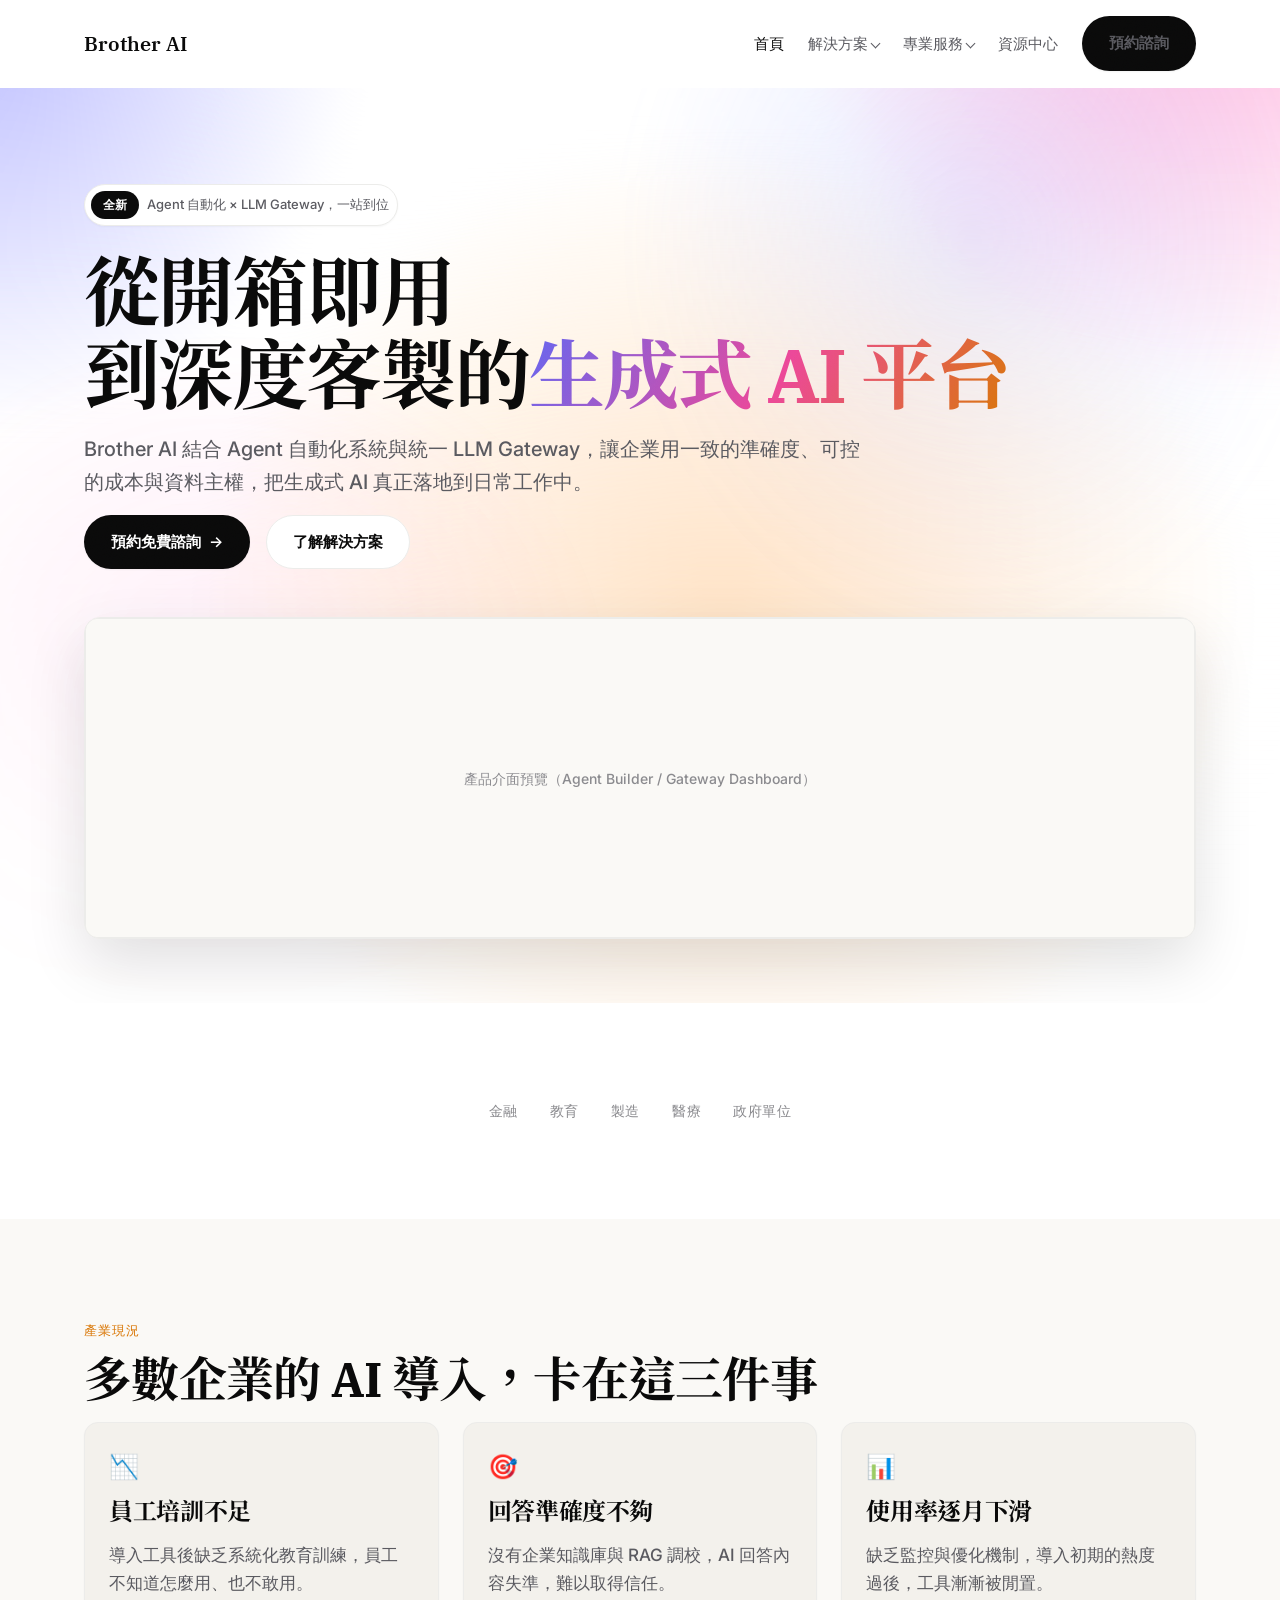
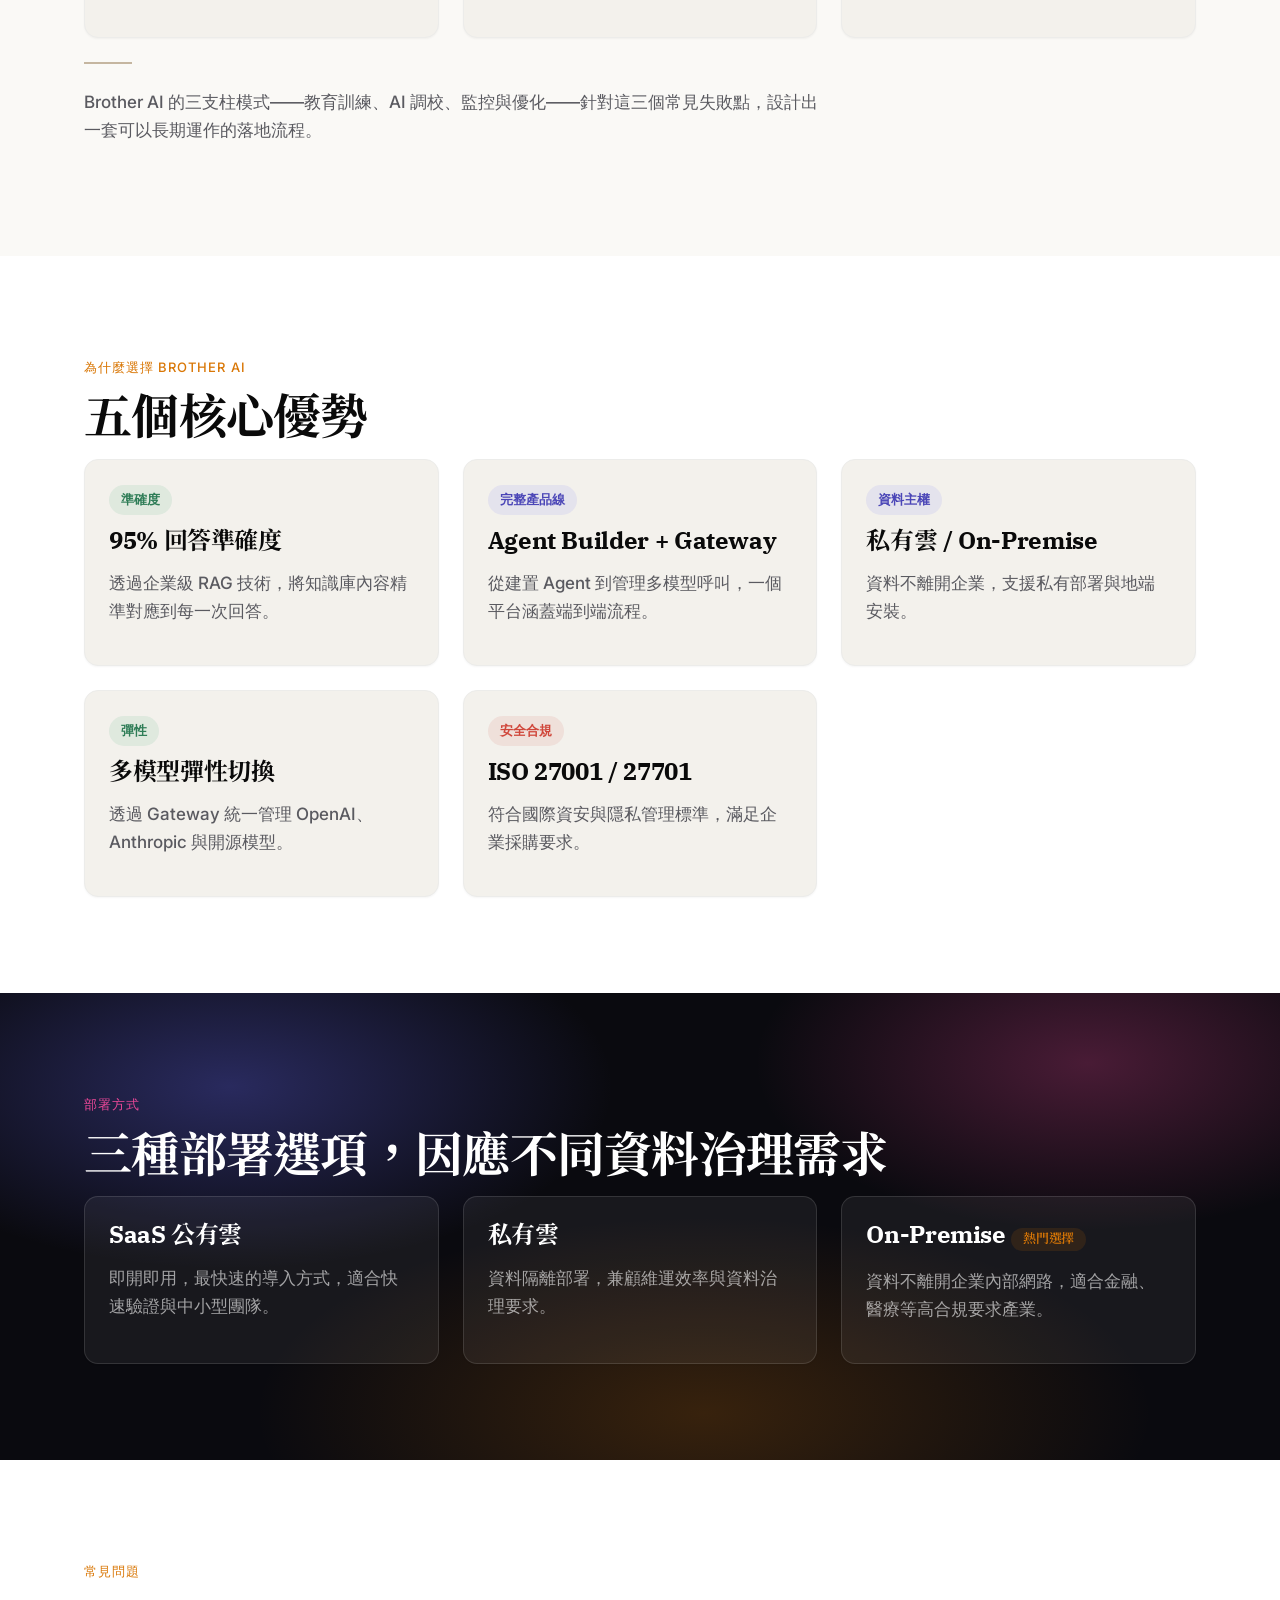
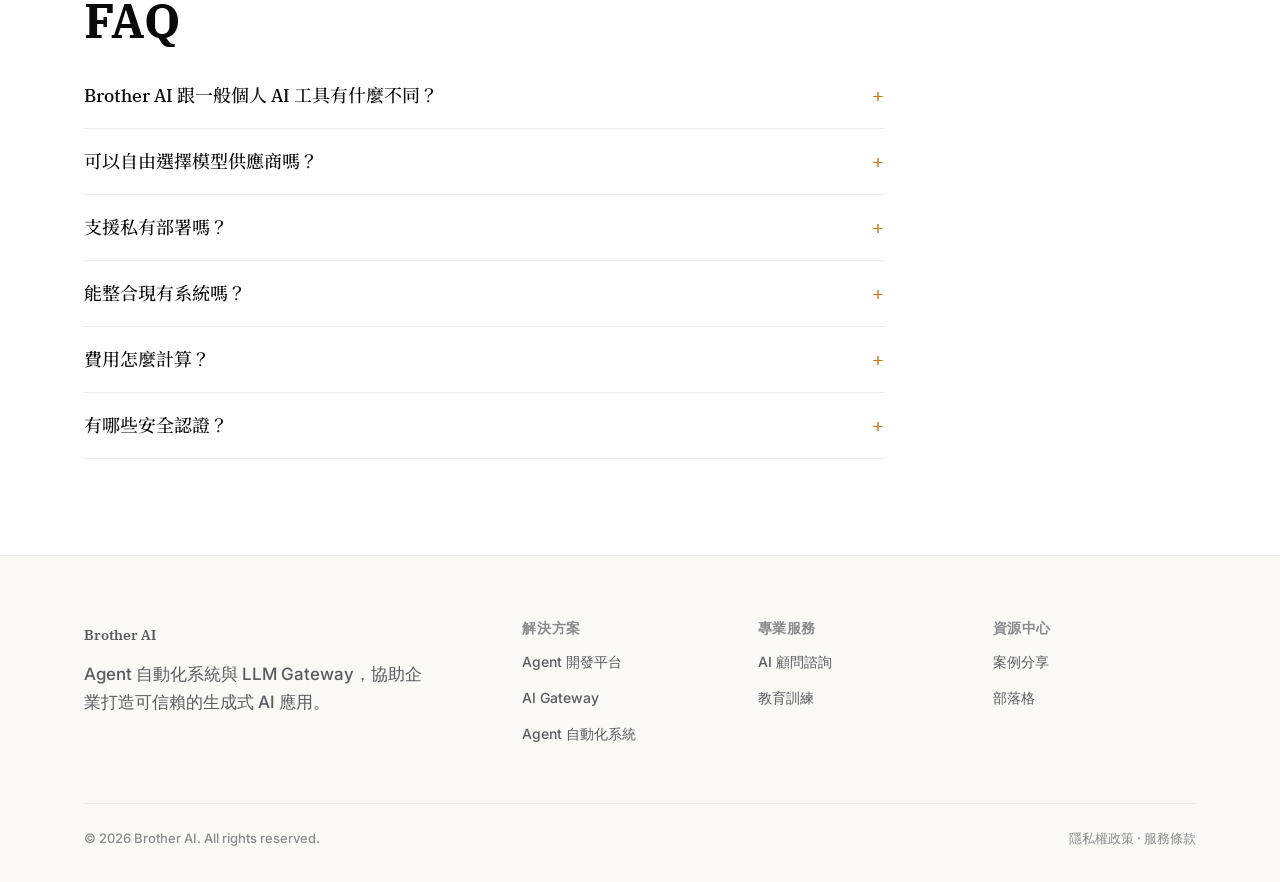
<file: index.html>
<!doctype html>
<html lang="zh-TW">
<head>
<meta charset="utf-8" />
<meta name="viewport" content="width=device-width, initial-scale=1" />
<title>Brother AI — Agent 自動化系統與 LLM Gateway</title>
<meta name="description" content="Brother AI 提供 Agent 自動化系統與統一 LLM Gateway，協助企業從導入到深度客製，打造可信賴的生成式 AI 應用。" />
<link rel="preconnect" href="https://fonts.googleapis.com" />
<link href="https://fonts.googleapis.com/css2?family=IBM+Plex+Serif:wght@500;600;700&family=Inter:wght@400;500;600;700&family=Noto+Serif+TC:wght@500;600;700&display=swap" rel="stylesheet" />
<link rel="stylesheet" href="assets/css/style.css" />
</head>
<body>

<nav class="nav">
  <div class="nav__inner">
    <a class="nav__brand" href="index.html">Brother AI</a>
    <ul class="nav__links">
      <li><a href="index.html" class="is-active">首頁</a></li>
      <li class="nav__item--dropdown">
        <a href="solutions/index.html">解決方案</a>
        <div class="nav__dropdown">
        <ul class="nav__dropdown-panel">
          <li><a href="solutions/index.html#agent-platform"><span class="nav__dropdown-title">Agent 開發平台</span><span class="nav__dropdown-desc">AI Agent 開發平台總覽</span></a></li>
          <li><a href="solutions/index.html#agent-builder"><span class="nav__dropdown-title">Agent Builder</span><span class="nav__dropdown-desc">No-code 打造專屬 AI Agent 的完整工具箱</span></a></li>
          <li><a href="solutions/index.html#ai-gateway"><span class="nav__dropdown-title">AI Gateway</span><span class="nav__dropdown-desc">企業級模型入口（測試中）</span></a></li>
          <li><a href="solutions/index.html#agent-auto-system"><span class="nav__dropdown-title">Agent 自動化系統</span><span class="nav__dropdown-desc">CrewAI 驅動的任務自動化系統</span></a></li>
        </ul>
        </div>
      </li>
      <li class="nav__item--dropdown">
        <a href="services/index.html">專業服務</a>
        <div class="nav__dropdown">
        <ul class="nav__dropdown-panel">
          <li><a href="services/index.html"><span class="nav__dropdown-title">服務總覽</span><span class="nav__dropdown-desc">AI 教育訓練與企業顧問服務完整介紹</span></a></li>
          <li><a href="services/index.html#consulting"><span class="nav__dropdown-title">AI 顧問服務</span><span class="nav__dropdown-desc">從策略規劃到系統導入，全程專業支援</span></a></li>
          <li><a href="services/index.html#training"><span class="nav__dropdown-title">教育訓練</span><span class="nav__dropdown-desc">MaiGPT 應用實戰、開發者與管理者培訓</span></a></li>
        </ul>
        </div>
      </li>
      <li><a href="resources/index.html">資源中心</a></li>
      <li><a href="services/index.html#contact" class="btn btn--primary">預約諮詢</a></li>
    </ul>
    <button class="nav__toggle" aria-label="開啟選單">☰</button>
  </div>
</nav>

<header class="hero">
  <div class="container">
    <span class="badge-pill reveal"><span class="badge-pill__tag">全新</span>Agent 自動化 × LLM Gateway，一站到位</span>
    <h1>從開箱即用<br />到深度客製的<span class="text-gradient">生成式 AI 平台</span></h1>
    <p class="hero__lead">Brother AI 結合 Agent 自動化系統與統一 LLM Gateway，讓企業用一致的準確度、可控的成本與資料主權，把生成式 AI 真正落地到日常工作中。</p>
    <div class="btn-row">
      <a class="btn btn--primary" href="services/index.html#contact">預約免費諮詢 <span class="btn__arrow">→</span></a>
      <a class="btn btn--ghost" href="solutions/index.html">了解解決方案</a>
    </div>
    <div class="hero__art reveal">
      <div class="feature-row__art" style="min-height:320px;">產品介面預覽（Agent Builder / Gateway Dashboard）</div>
    </div>
  </div>
</header>

<section class="section">
  <div class="container">
    <div class="logo-strip reveal">
      <span>金融</span><span>教育</span><span>製造</span><span>醫療</span><span>政府單位</span>
    </div>
  </div>
</section>

<section class="section section--soft">
  <div class="container">
    <p class="eyebrow">產業現況</p>
    <h2>多數企業的 AI 導入，卡在這三件事</h2>
    <div class="grid grid--3">
      <div class="card reveal">
        <div class="card__icon">📉</div>
        <h4>員工培訓不足</h4>
        <p>導入工具後缺乏系統化教育訓練，員工不知道怎麼用、也不敢用。</p>
      </div>
      <div class="card reveal">
        <div class="card__icon">🎯</div>
        <h4>回答準確度不夠</h4>
        <p>沒有企業知識庫與 RAG 調校，AI 回答內容失準，難以取得信任。</p>
      </div>
      <div class="card reveal">
        <div class="card__icon">📊</div>
        <h4>使用率逐月下滑</h4>
        <p>缺乏監控與優化機制，導入初期的熱度過後，工具漸漸被閒置。</p>
      </div>
    </div>
    <hr class="rule" />
    <p class="prose">Brother AI 的三支柱模式——教育訓練、AI 調校、監控與優化——針對這三個常見失敗點，設計出一套可以長期運作的落地流程。</p>
  </div>
</section>

<section class="section">
  <div class="container">
    <p class="eyebrow">為什麼選擇 Brother AI</p>
    <h2>五個核心優勢</h2>
    <div class="grid grid--3">
      <div class="card reveal">
        <span class="chip chip--green">準確度</span>
        <h4 style="margin-top:12px;">95% 回答準確度</h4>
        <p>透過企業級 RAG 技術，將知識庫內容精準對應到每一次回答。</p>
      </div>
      <div class="card reveal">
        <span class="chip chip--indigo">完整產品線</span>
        <h4 style="margin-top:12px;">Agent Builder + Gateway</h4>
        <p>從建置 Agent 到管理多模型呼叫，一個平台涵蓋端到端流程。</p>
      </div>
      <div class="card reveal">
        <span class="chip chip--indigo">資料主權</span>
        <h4 style="margin-top:12px;">私有雲 / On-Premise</h4>
        <p>資料不離開企業，支援私有部署與地端安裝。</p>
      </div>
      <div class="card reveal">
        <span class="chip chip--green">彈性</span>
        <h4 style="margin-top:12px;">多模型彈性切換</h4>
        <p>透過 Gateway 統一管理 OpenAI、Anthropic 與開源模型。</p>
      </div>
      <div class="card reveal">
        <span class="chip chip--red">安全合規</span>
        <h4 style="margin-top:12px;">ISO 27001 / 27701</h4>
        <p>符合國際資安與隱私管理標準，滿足企業採購要求。</p>
      </div>
    </div>
  </div>
</section>

<section class="section section--dark">
  <div class="container">
    <p class="eyebrow">部署方式</p>
    <h2>三種部署選項，因應不同資料治理需求</h2>
    <div class="grid grid--3">
      <div class="card reveal">
        <h4>SaaS 公有雲</h4>
        <p>即開即用，最快速的導入方式，適合快速驗證與中小型團隊。</p>
      </div>
      <div class="card reveal">
        <h4>私有雲</h4>
        <p>資料隔離部署，兼顧維運效率與資料治理要求。</p>
      </div>
      <div class="card reveal">
        <h4>On-Premise <span class="chip chip--amber" style="background:rgba(217,119,6,.12); color:var(--amber);">熱門選擇</span></h4>
        <p>資料不離開企業內部網路，適合金融、醫療等高合規要求產業。</p>
      </div>
    </div>
  </div>
</section>

<section class="section">
  <div class="container">
    <p class="eyebrow">常見問題</p>
    <h2>FAQ</h2>
    <div style="max-width: 800px;">
      <details class="faq-item reveal">
        <summary>Brother AI 跟一般個人 AI 工具有什麼不同？</summary>
        <p>Brother AI 針對企業場景設計，包含知識庫整合、權限管理、審計紀錄與私有部署選項，而非單純的個人聊天介面。</p>
      </details>
      <details class="faq-item reveal">
        <summary>可以自由選擇模型供應商嗎？</summary>
        <p>可以。透過 LLM Gateway，你能在 OpenAI、Anthropic、開源模型之間彈性切換，不被單一供應商綁定。</p>
      </details>
      <details class="faq-item reveal">
        <summary>支援私有部署嗎？</summary>
        <p>支援。提供 SaaS、私有雲與 On-Premise 三種部署模式，資料可完全留在企業內部。</p>
      </details>
      <details class="faq-item reveal">
        <summary>能整合現有系統嗎？</summary>
        <p>Agent Builder 支援與常見系統（如 Slack、Email、CRM）串接，並開放 API 供客製整合。</p>
      </details>
      <details class="faq-item reveal">
        <summary>費用怎麼計算？</summary>
        <p>採訂閱制搭配用量計費，詳細方案請參考「專業服務」頁面或聯繫我們安排報價。</p>
      </details>
      <details class="faq-item reveal">
        <summary>有哪些安全認證？</summary>
        <p>已取得 ISO 27001（資訊安全管理）與 ISO 27701（隱私資訊管理）認證。</p>
      </details>
    </div>
  </div>
</section>

<footer class="footer">
  <div class="container">
    <div class="footer__grid">
      <div>
        <a class="nav__brand" href="index.html">Brother AI</a>
        <p style="margin-top:12px; max-width: 32ch;">Agent 自動化系統與 LLM Gateway，協助企業打造可信賴的生成式 AI 應用。</p>
      </div>
      <div>
        <h4>解決方案</h4>
        <ul>
          <li><a href="solutions/index.html#agent-platform">Agent 開發平台</a></li>
          <li><a href="solutions/index.html#ai-gateway">AI Gateway</a></li>
          <li><a href="solutions/index.html#agent-auto-system">Agent 自動化系統</a></li>
        </ul>
      </div>
      <div>
        <h4>專業服務</h4>
        <ul>
          <li><a href="services/index.html">AI 顧問諮詢</a></li>
          <li><a href="services/index.html#training">教育訓練</a></li>
        </ul>
      </div>
      <div>
        <h4>資源中心</h4>
        <ul>
          <li><a href="resources/index.html">案例分享</a></li>
          <li><a href="resources/index.html">部落格</a></li>
        </ul>
      </div>
    </div>
    <div class="footer__bottom">
      <span>© 2026 Brother AI. All rights reserved.</span>
      <span>隱私權政策 · 服務條款</span>
    </div>
  </div>
</footer>

<script src="assets/js/main.js"></script>
</body>
</html>
</file>
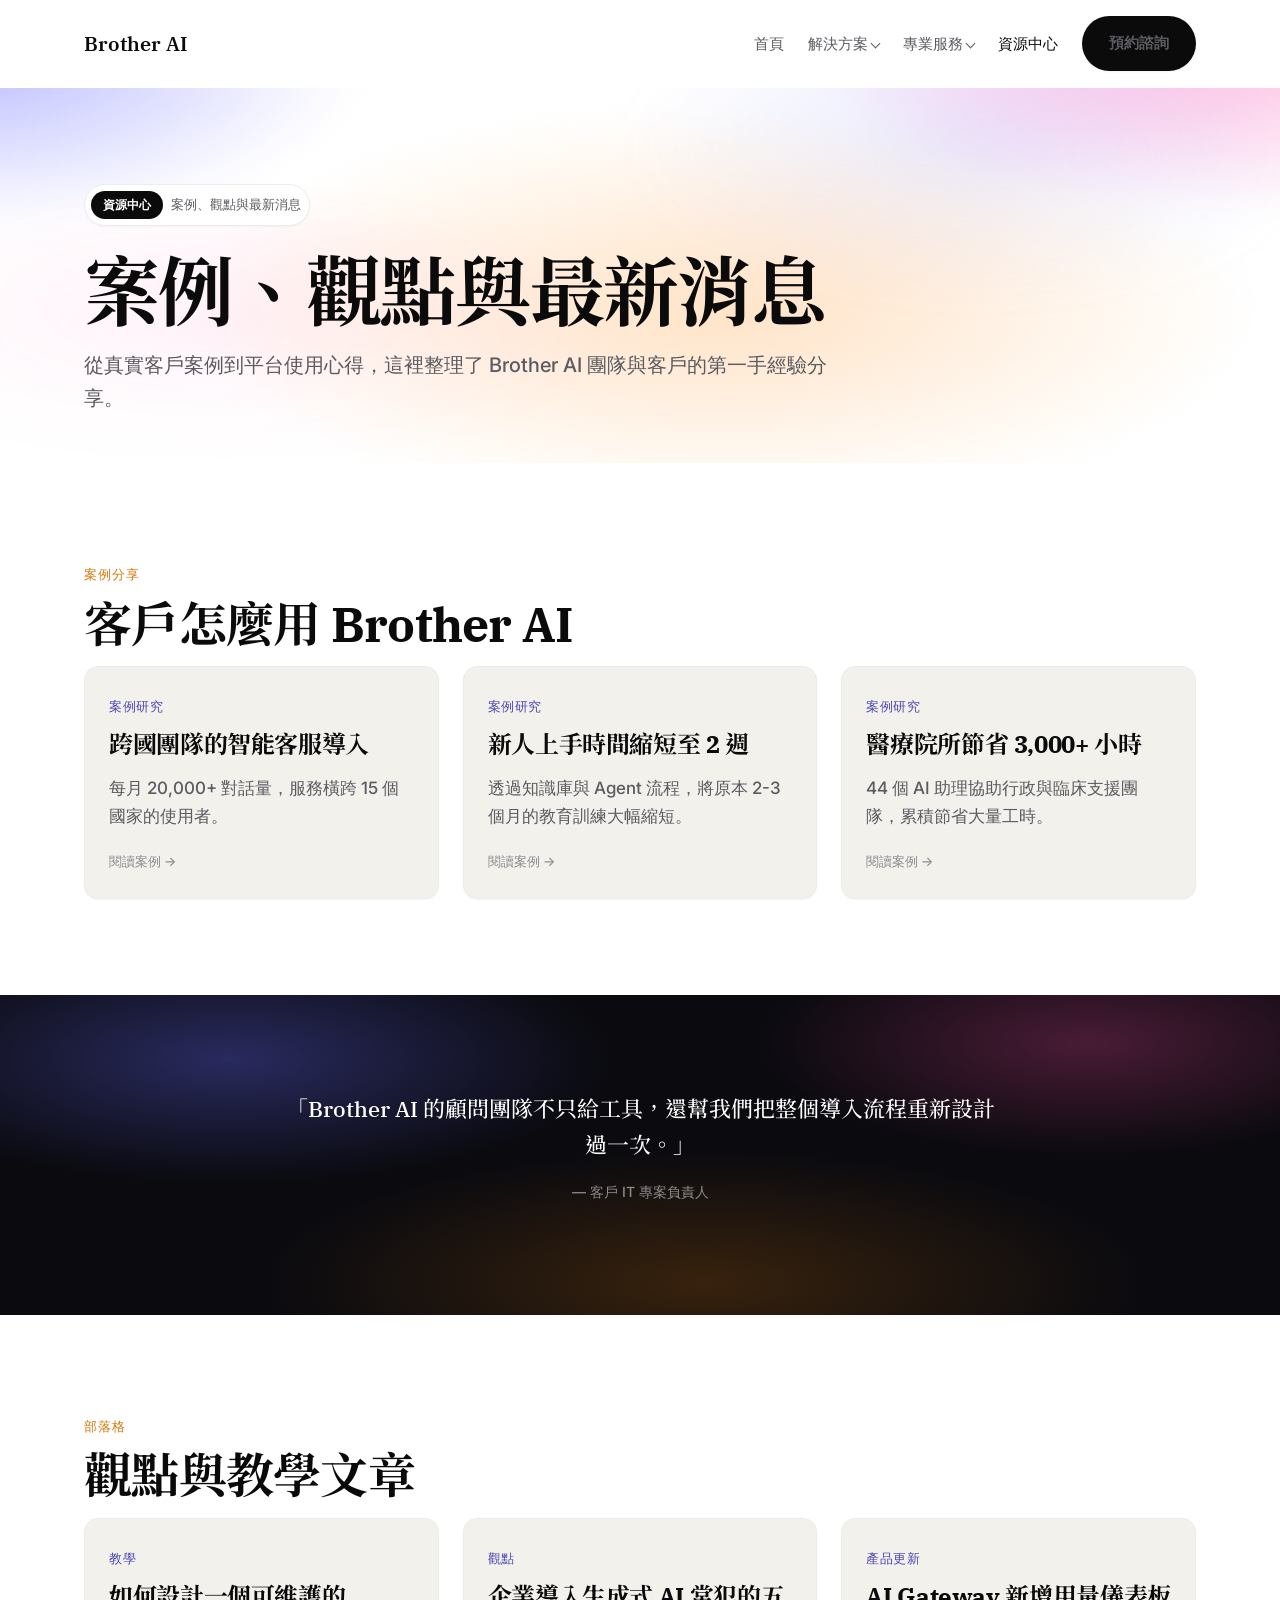
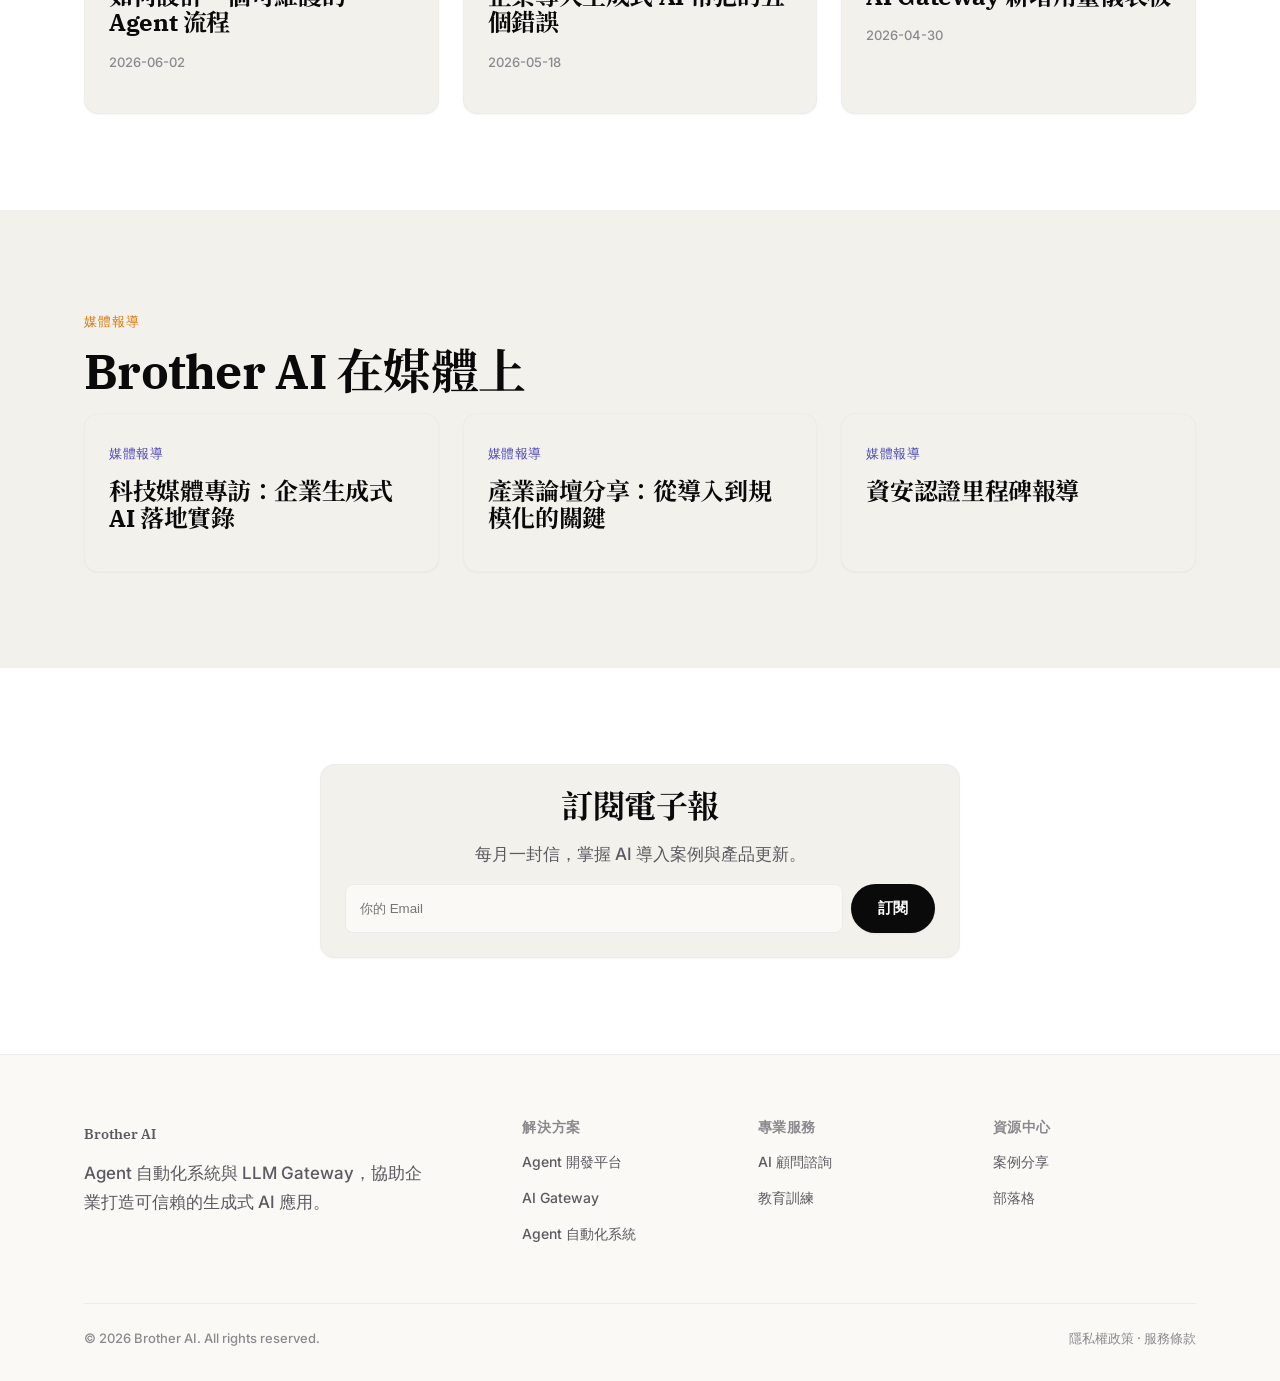
<file: resources/index.html>
<!doctype html>
<html lang="zh-TW">
<head>
<meta charset="utf-8" />
<meta name="viewport" content="width=device-width, initial-scale=1" />
<title>資源中心 — 案例分享與部落格 | Brother AI</title>
<meta name="description" content="瀏覽 Brother AI 的客戶案例、部落格文章與媒體報導，了解企業如何運用 Agent 自動化與 LLM Gateway 落地生成式 AI。" />
<link rel="preconnect" href="https://fonts.googleapis.com" />
<link href="https://fonts.googleapis.com/css2?family=IBM+Plex+Serif:wght@500;600;700&family=Inter:wght@400;500;600;700&family=Noto+Serif+TC:wght@500;600;700&display=swap" rel="stylesheet" />
<link rel="stylesheet" href="../assets/css/style.css" />
</head>
<body>

<nav class="nav">
  <div class="nav__inner">
    <a class="nav__brand" href="../index.html">Brother AI</a>
    <ul class="nav__links">
      <li><a href="../index.html">首頁</a></li>
      <li class="nav__item--dropdown">
        <a href="../solutions/index.html">解決方案</a>
        <div class="nav__dropdown">
        <ul class="nav__dropdown-panel">
          <li><a href="../solutions/index.html#agent-platform"><span class="nav__dropdown-title">Agent 開發平台</span><span class="nav__dropdown-desc">AI Agent 開發平台總覽</span></a></li>
          <li><a href="../solutions/index.html#agent-builder"><span class="nav__dropdown-title">Agent Builder</span><span class="nav__dropdown-desc">No-code 打造專屬 AI Agent 的完整工具箱</span></a></li>
          <li><a href="../solutions/index.html#ai-gateway"><span class="nav__dropdown-title">AI Gateway</span><span class="nav__dropdown-desc">企業級模型入口（測試中）</span></a></li>
          <li><a href="../solutions/index.html#agent-auto-system"><span class="nav__dropdown-title">Agent 自動化系統</span><span class="nav__dropdown-desc">CrewAI 驅動的任務自動化系統</span></a></li>
        </ul>
        </div>
      </li>
      <li class="nav__item--dropdown">
        <a href="../services/index.html">專業服務</a>
        <div class="nav__dropdown">
        <ul class="nav__dropdown-panel">
          <li><a href="../services/index.html"><span class="nav__dropdown-title">服務總覽</span><span class="nav__dropdown-desc">AI 教育訓練與企業顧問服務完整介紹</span></a></li>
          <li><a href="../services/index.html#consulting"><span class="nav__dropdown-title">AI 顧問服務</span><span class="nav__dropdown-desc">從策略規劃到系統導入，全程專業支援</span></a></li>
          <li><a href="../services/index.html#training"><span class="nav__dropdown-title">教育訓練</span><span class="nav__dropdown-desc">MaiGPT 應用實戰、開發者與管理者培訓</span></a></li>
        </ul>
        </div>
      </li>
      <li><a href="index.html" class="is-active">資源中心</a></li>
      <li><a href="../services/index.html#contact" class="btn btn--primary">預約諮詢</a></li>
    </ul>
    <button class="nav__toggle" aria-label="開啟選單">☰</button>
  </div>
</nav>

<header class="hero" style="padding-bottom: var(--space-8);">
  <div class="container">
    <span class="badge-pill reveal"><span class="badge-pill__tag">資源中心</span>案例、觀點與最新消息</span>
    <h1>案例、觀點與最新消息</h1>
    <p class="hero__lead">從真實客戶案例到平台使用心得，這裡整理了 Brother AI 團隊與客戶的第一手經驗分享。</p>
  </div>
</header>

<section class="section" id="case-studies">
  <div class="container">
    <p class="eyebrow">案例分享</p>
    <h2>客戶怎麼用 Brother AI</h2>
    <div class="grid grid--3">
      <a class="card post-card reveal" href="#">
        <span class="post-card__tag">案例研究</span>
        <h4 style="margin-top:12px;">跨國團隊的智能客服導入</h4>
        <p>每月 20,000+ 對話量，服務橫跨 15 個國家的使用者。</p>
        <span class="post-card__meta">閱讀案例 →</span>
      </a>
      <a class="card post-card reveal" href="#">
        <span class="post-card__tag">案例研究</span>
        <h4 style="margin-top:12px;">新人上手時間縮短至 2 週</h4>
        <p>透過知識庫與 Agent 流程，將原本 2-3 個月的教育訓練大幅縮短。</p>
        <span class="post-card__meta">閱讀案例 →</span>
      </a>
      <a class="card post-card reveal" href="#">
        <span class="post-card__tag">案例研究</span>
        <h4 style="margin-top:12px;">醫療院所節省 3,000+ 小時</h4>
        <p>44 個 AI 助理協助行政與臨床支援團隊，累積節省大量工時。</p>
        <span class="post-card__meta">閱讀案例 →</span>
      </a>
    </div>
  </div>
</section>

<section class="section section--dark">
  <div class="container">
    <div style="text-align:center; max-width: 720px; margin: 0 auto;">
      <blockquote class="testimonial reveal">「Brother AI 的顧問團隊不只給工具，還幫我們把整個導入流程重新設計過一次。」</blockquote>
      <p class="testimonial__attr">— 客戶 IT 專案負責人</p>
    </div>
  </div>
</section>

<section class="section" id="blog">
  <div class="container">
    <p class="eyebrow">部落格</p>
    <h2>觀點與教學文章</h2>
    <div class="grid grid--3">
      <a class="card post-card reveal" href="#">
        <span class="post-card__tag">教學</span>
        <h4 style="margin-top:12px;">如何設計一個可維護的 Agent 流程</h4>
        <p class="post-card__meta">2026-06-02</p>
      </a>
      <a class="card post-card reveal" href="#">
        <span class="post-card__tag">觀點</span>
        <h4 style="margin-top:12px;">企業導入生成式 AI 常犯的五個錯誤</h4>
        <p class="post-card__meta">2026-05-18</p>
      </a>
      <a class="card post-card reveal" href="#">
        <span class="post-card__tag">產品更新</span>
        <h4 style="margin-top:12px;">AI Gateway 新增用量儀表板</h4>
        <p class="post-card__meta">2026-04-30</p>
      </a>
    </div>
  </div>
</section>

<section class="section section--warm" id="media">
  <div class="container">
    <p class="eyebrow">媒體報導</p>
    <h2>Brother AI 在媒體上</h2>
    <div class="grid grid--3">
      <div class="card reveal">
        <span class="post-card__tag">媒體報導</span>
        <h4 style="margin-top:12px;">科技媒體專訪：企業生成式 AI 落地實錄</h4>
      </div>
      <div class="card reveal">
        <span class="post-card__tag">媒體報導</span>
        <h4 style="margin-top:12px;">產業論壇分享：從導入到規模化的關鍵</h4>
      </div>
      <div class="card reveal">
        <span class="post-card__tag">媒體報導</span>
        <h4 style="margin-top:12px;">資安認證里程碑報導</h4>
      </div>
    </div>
  </div>
</section>

<section class="section" id="newsletter">
  <div class="container">
    <div class="card reveal" style="max-width: 640px; margin: 0 auto; text-align:center;">
      <h3>訂閱電子報</h3>
      <p>每月一封信，掌握 AI 導入案例與產品更新。</p>
      <form id="newsletter-form" style="display:flex; gap: 8px; flex-wrap: wrap; justify-content:center;">
        <input type="email" placeholder="你的 Email" required style="flex:1; min-width:200px; padding:12px 14px; border:1px solid var(--line); border-radius:8px; background:var(--soft);" />
        <button class="btn btn--primary" type="submit">訂閱</button>
      </form>
      <div class="form-success" id="newsletter-success" style="margin-top:12px;">訂閱成功，謝謝！</div>
    </div>
  </div>
</section>

<footer class="footer">
  <div class="container">
    <div class="footer__grid">
      <div>
        <a class="nav__brand" href="../index.html">Brother AI</a>
        <p style="margin-top:12px; max-width: 32ch;">Agent 自動化系統與 LLM Gateway，協助企業打造可信賴的生成式 AI 應用。</p>
      </div>
      <div>
        <h4>解決方案</h4>
        <ul>
          <li><a href="../solutions/index.html#agent-platform">Agent 開發平台</a></li>
          <li><a href="../solutions/index.html#ai-gateway">AI Gateway</a></li>
          <li><a href="../solutions/index.html#agent-auto-system">Agent 自動化系統</a></li>
        </ul>
      </div>
      <div>
        <h4>專業服務</h4>
        <ul>
          <li><a href="../services/index.html">AI 顧問諮詢</a></li>
          <li><a href="../services/index.html#training">教育訓練</a></li>
        </ul>
      </div>
      <div>
        <h4>資源中心</h4>
        <ul>
          <li><a href="#case-studies">案例分享</a></li>
          <li><a href="#blog">部落格</a></li>
        </ul>
      </div>
    </div>
    <div class="footer__bottom">
      <span>© 2026 Brother AI. All rights reserved.</span>
      <span>隱私權政策 · 服務條款</span>
    </div>
  </div>
</footer>

<script src="../assets/js/main.js"></script>
</body>
</html>
</file>
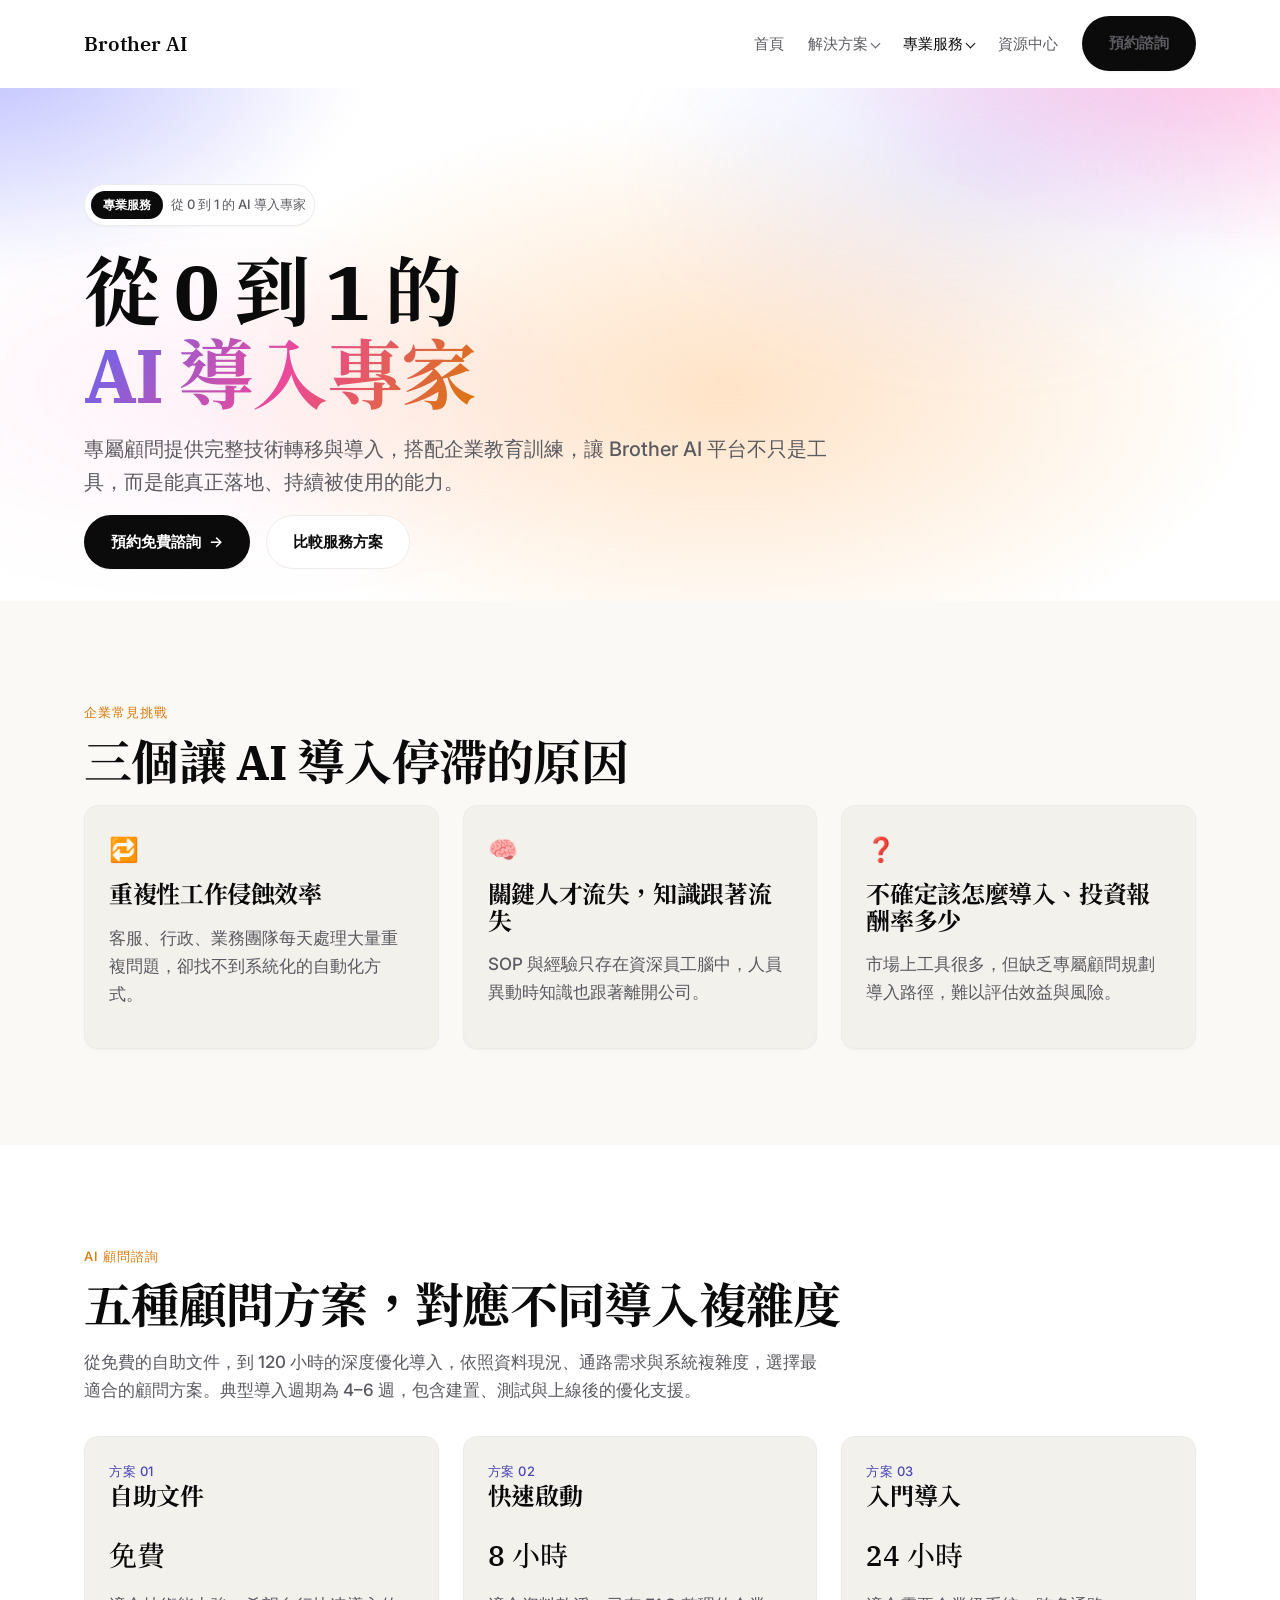
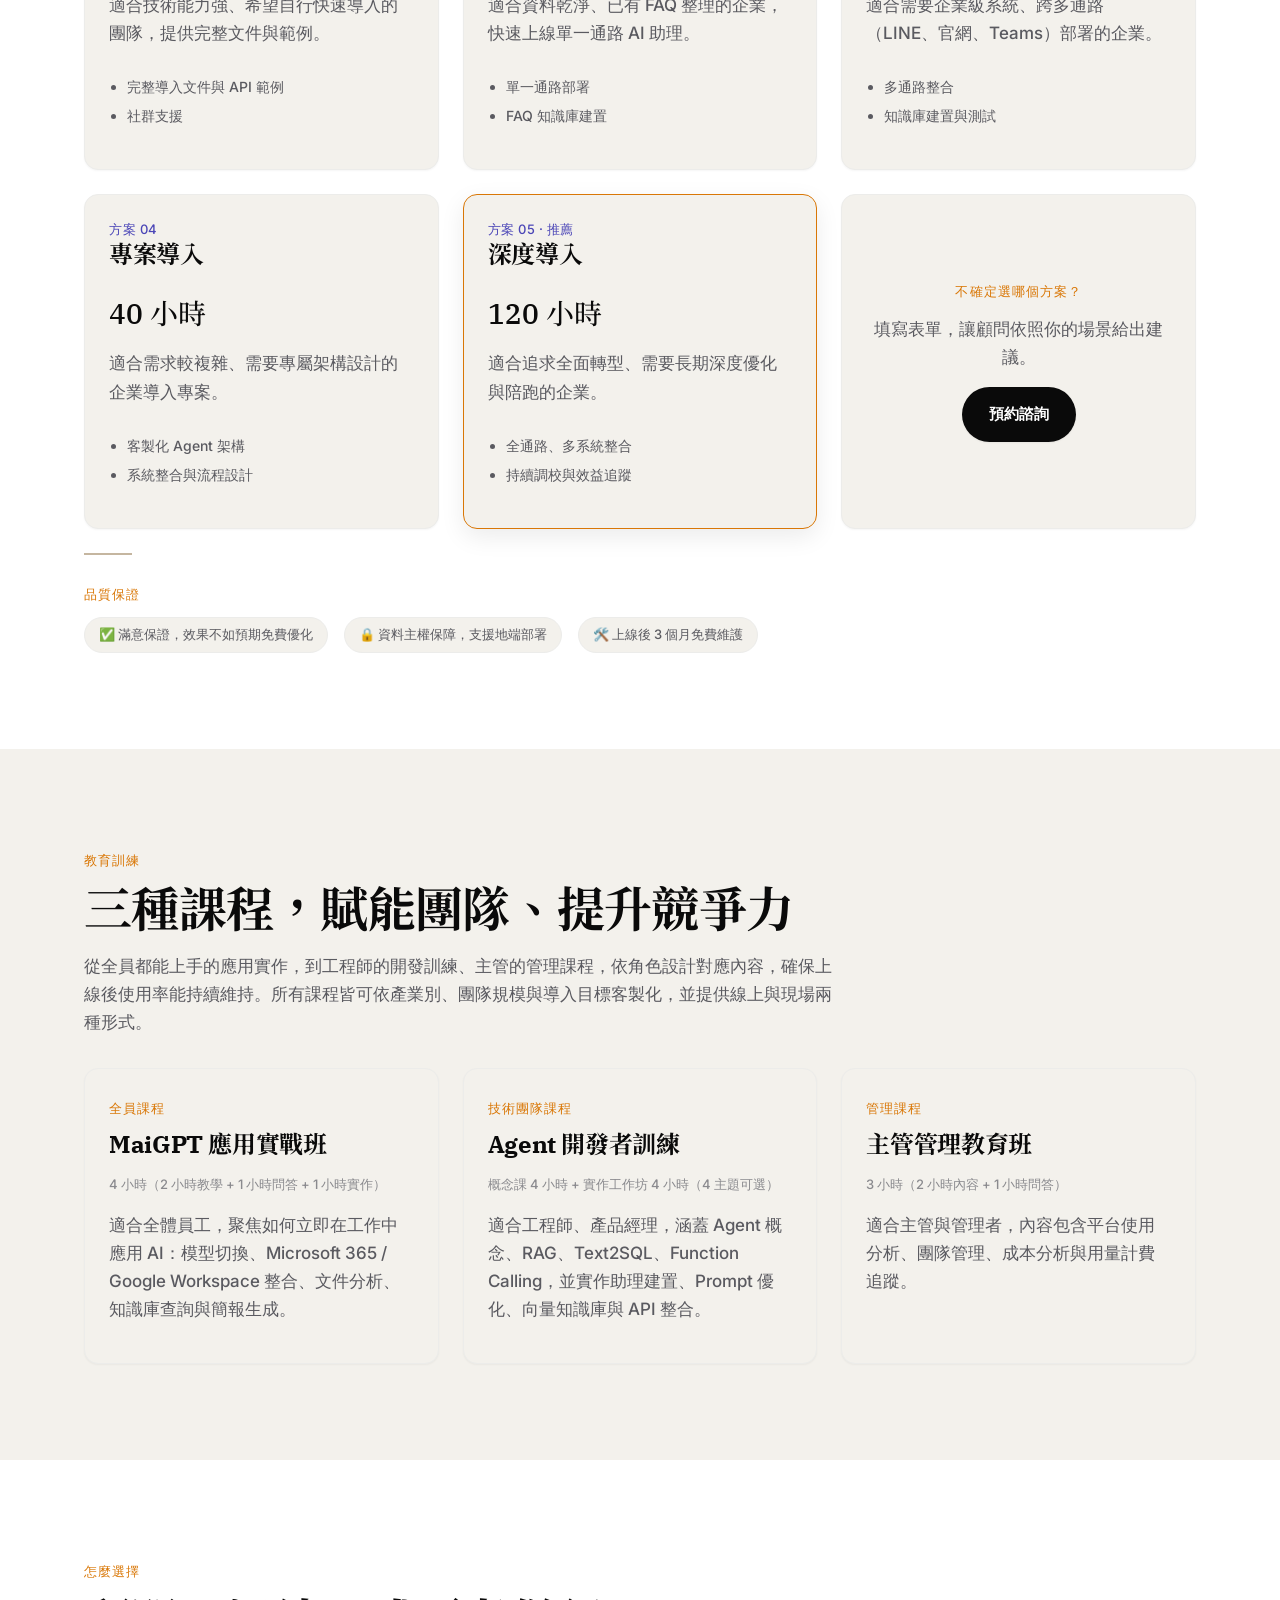
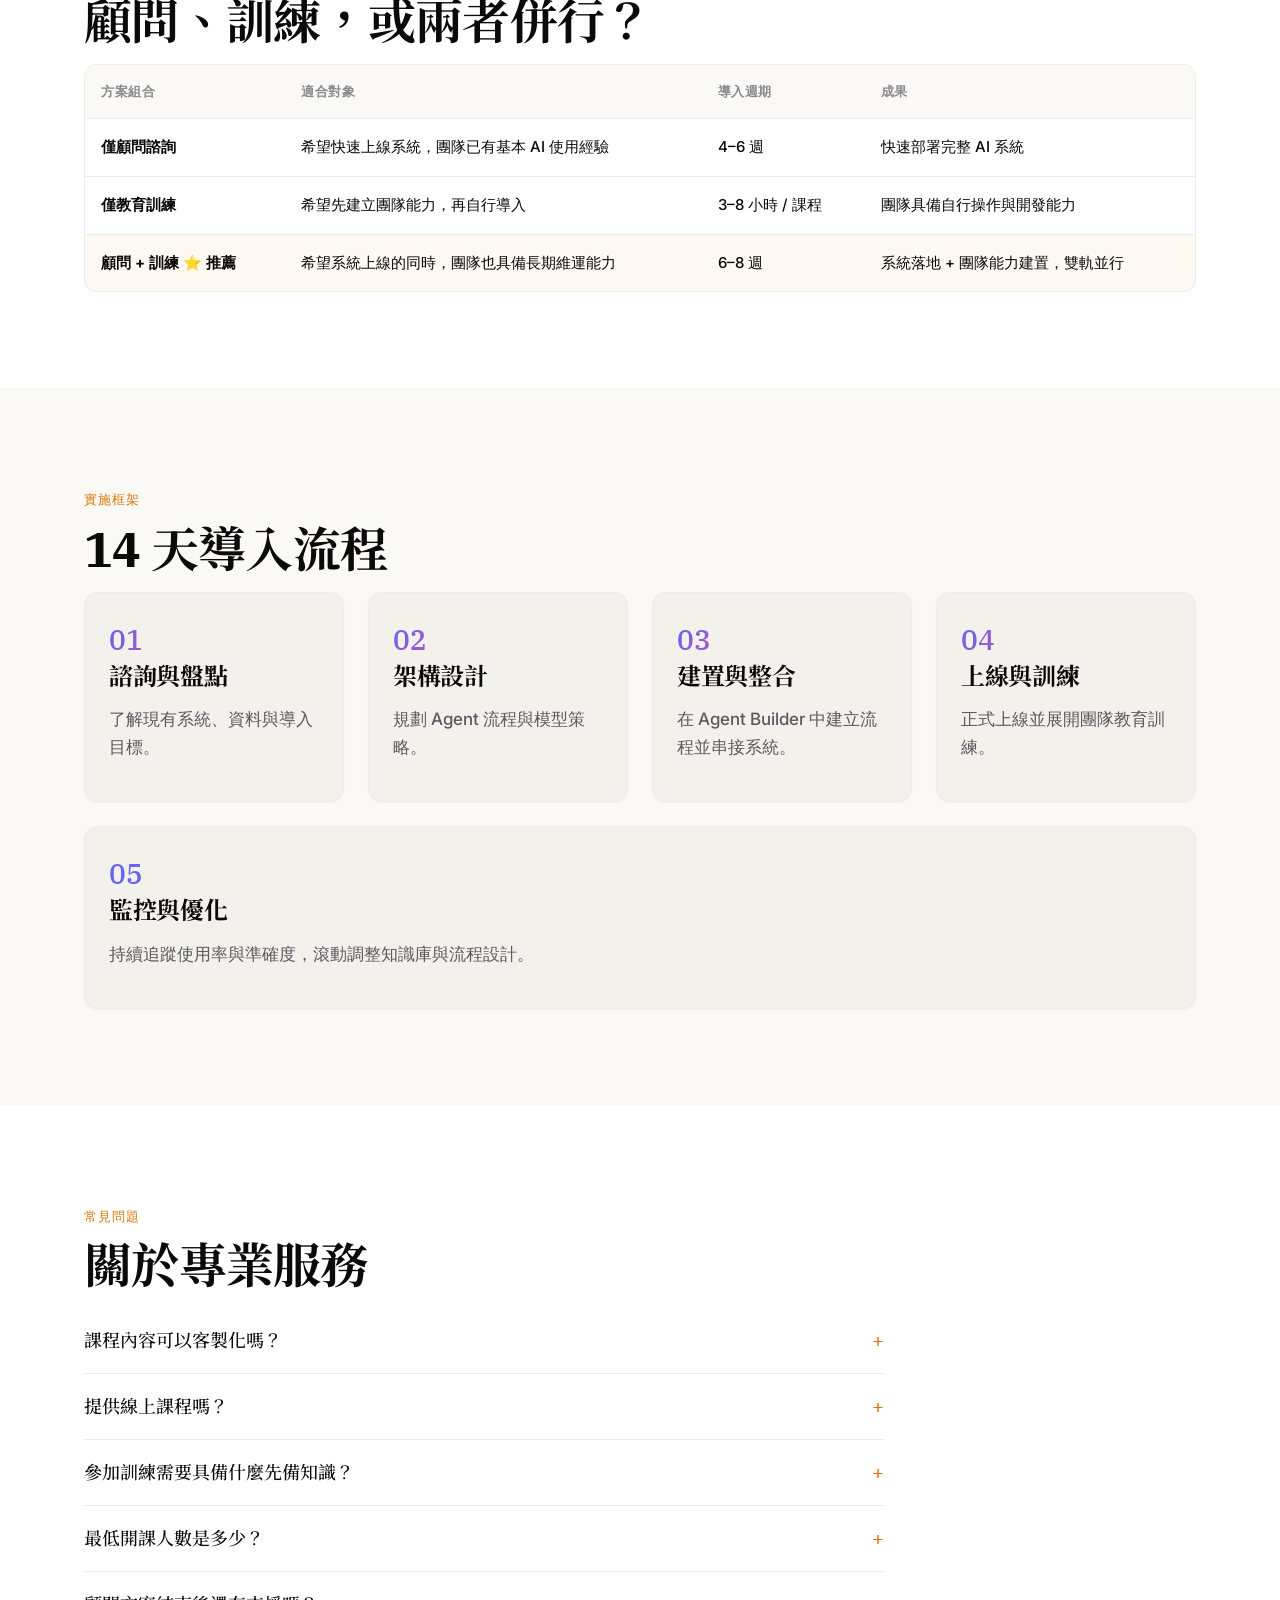
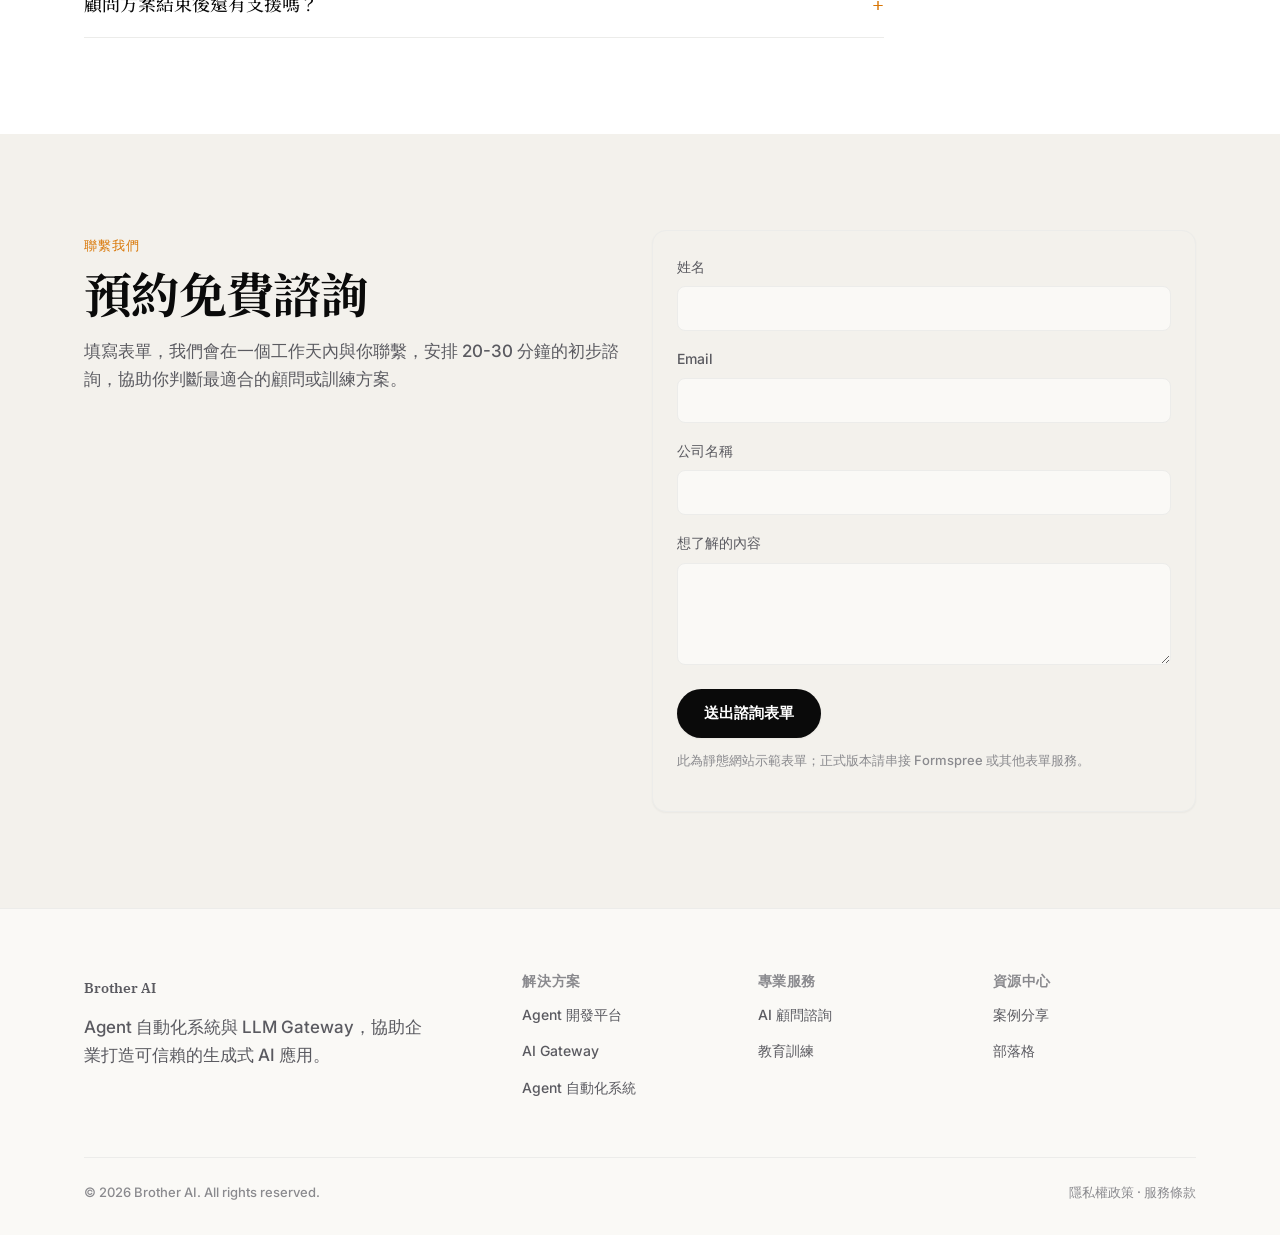
<file: services/index.html>
<!doctype html>
<html lang="zh-TW">
<head>
<meta charset="utf-8" />
<meta name="viewport" content="width=device-width, initial-scale=1" />
<title>專業服務 — 顧問諮詢與教育訓練 | Brother AI</title>
<meta name="description" content="Brother AI 提供從 0 到 1 的 AI 導入顧問諮詢與企業教育訓練，五種顧問方案、三種訓練課程，搭配 14 天實施框架，協助企業快速且穩健地落地生成式 AI。" />
<link rel="preconnect" href="https://fonts.googleapis.com" />
<link href="https://fonts.googleapis.com/css2?family=IBM+Plex+Serif:wght@500;600;700&family=Inter:wght@400;500;600;700&family=Noto+Serif+TC:wght@500;600;700&display=swap" rel="stylesheet" />
<link rel="stylesheet" href="../assets/css/style.css" />
</head>
<body>

<nav class="nav">
  <div class="nav__inner">
    <a class="nav__brand" href="../index.html">Brother AI</a>
    <ul class="nav__links">
      <li><a href="../index.html">首頁</a></li>
      <li class="nav__item--dropdown">
        <a href="../solutions/index.html">解決方案</a>
        <div class="nav__dropdown">
        <ul class="nav__dropdown-panel">
          <li><a href="../solutions/index.html#agent-platform"><span class="nav__dropdown-title">Agent 開發平台</span><span class="nav__dropdown-desc">AI Agent 開發平台總覽</span></a></li>
          <li><a href="../solutions/index.html#agent-builder"><span class="nav__dropdown-title">Agent Builder</span><span class="nav__dropdown-desc">No-code 打造專屬 AI Agent 的完整工具箱</span></a></li>
          <li><a href="../solutions/index.html#ai-gateway"><span class="nav__dropdown-title">AI Gateway</span><span class="nav__dropdown-desc">企業級模型入口（測試中）</span></a></li>
          <li><a href="../solutions/index.html#agent-auto-system"><span class="nav__dropdown-title">Agent 自動化系統</span><span class="nav__dropdown-desc">CrewAI 驅動的任務自動化系統</span></a></li>
        </ul>
        </div>
      </li>
      <li class="nav__item--dropdown">
        <a href="index.html" class="is-active">專業服務</a>
        <div class="nav__dropdown">
        <ul class="nav__dropdown-panel">
          <li><a href="index.html"><span class="nav__dropdown-title">服務總覽</span><span class="nav__dropdown-desc">AI 教育訓練與企業顧問服務完整介紹</span></a></li>
          <li><a href="index.html#consulting"><span class="nav__dropdown-title">AI 顧問服務</span><span class="nav__dropdown-desc">從策略規劃到系統導入，全程專業支援</span></a></li>
          <li><a href="index.html#training"><span class="nav__dropdown-title">教育訓練</span><span class="nav__dropdown-desc">MaiGPT 應用實戰、開發者與管理者培訓</span></a></li>
        </ul>
        </div>
      </li>
      <li><a href="../resources/index.html">資源中心</a></li>
      <li><a href="#contact" class="btn btn--primary">預約諮詢</a></li>
    </ul>
    <button class="nav__toggle" aria-label="開啟選單">☰</button>
  </div>
</nav>

<header class="hero" style="padding-bottom: var(--space-8);">
  <div class="container">
    <span class="badge-pill reveal"><span class="badge-pill__tag">專業服務</span>從 0 到 1 的 AI 導入專家</span>
    <h1>從 0 到 1 的<br /><span class="text-gradient">AI 導入專家</span></h1>
    <p class="hero__lead">專屬顧問提供完整技術轉移與導入，搭配企業教育訓練，讓 Brother AI 平台不只是工具，而是能真正落地、持續被使用的能力。</p>
    <div class="btn-row">
      <a class="btn btn--primary" href="#contact">預約免費諮詢 <span class="btn__arrow">→</span></a>
      <a class="btn btn--ghost" href="#comparison">比較服務方案</a>
    </div>
  </div>
</header>

<!-- Pain points -->
<section class="section section--soft">
  <div class="container">
    <p class="eyebrow">企業常見挑戰</p>
    <h2>三個讓 AI 導入停滯的原因</h2>
    <div class="grid grid--3">
      <div class="card reveal">
        <div class="card__icon">🔁</div>
        <h4>重複性工作侵蝕效率</h4>
        <p>客服、行政、業務團隊每天處理大量重複問題，卻找不到系統化的自動化方式。</p>
      </div>
      <div class="card reveal">
        <div class="card__icon">🧠</div>
        <h4>關鍵人才流失，知識跟著流失</h4>
        <p>SOP 與經驗只存在資深員工腦中，人員異動時知識也跟著離開公司。</p>
      </div>
      <div class="card reveal">
        <div class="card__icon">❓</div>
        <h4>不確定該怎麼導入、投資報酬率多少</h4>
        <p>市場上工具很多，但缺乏專屬顧問規劃導入路徑，難以評估效益與風險。</p>
      </div>
    </div>
  </div>
</section>

<!-- Consulting -->
<section class="section" id="consulting">
  <div class="container">
    <p class="eyebrow">AI 顧問諮詢</p>
    <h2>五種顧問方案，對應不同導入複雜度</h2>
    <p class="prose">從免費的自助文件，到 120 小時的深度優化導入，依照資料現況、通路需求與系統複雜度，選擇最適合的顧問方案。典型導入週期為 4–6 週，包含建置、測試與上線後的優化支援。</p>

    <div class="grid grid--3" style="margin-top: var(--space-8);">
      <div class="card tier-card reveal">
        <span class="post-card__tag">方案 01</span>
        <h4>自助文件</h4>
        <div class="tier-card__price">免費</div>
        <p>適合技術能力強、希望自行快速導入的團隊，提供完整文件與範例。</p>
        <ul>
          <li>完整導入文件與 API 範例</li>
          <li>社群支援</li>
        </ul>
      </div>
      <div class="card tier-card reveal">
        <span class="post-card__tag">方案 02</span>
        <h4>快速啟動</h4>
        <div class="tier-card__price">8 小時</div>
        <p>適合資料乾淨、已有 FAQ 整理的企業，快速上線單一通路 AI 助理。</p>
        <ul>
          <li>單一通路部署</li>
          <li>FAQ 知識庫建置</li>
        </ul>
      </div>
      <div class="card tier-card reveal">
        <span class="post-card__tag">方案 03</span>
        <h4>入門導入</h4>
        <div class="tier-card__price">24 小時</div>
        <p>適合需要企業級系統、跨多通路（LINE、官網、Teams）部署的企業。</p>
        <ul>
          <li>多通路整合</li>
          <li>知識庫建置與測試</li>
        </ul>
      </div>
      <div class="card tier-card reveal">
        <span class="post-card__tag">方案 04</span>
        <h4>專案導入</h4>
        <div class="tier-card__price">40 小時</div>
        <p>適合需求較複雜、需要專屬架構設計的企業導入專案。</p>
        <ul>
          <li>客製化 Agent 架構</li>
          <li>系統整合與流程設計</li>
        </ul>
      </div>
      <div class="card tier-card tier-card--featured reveal">
        <span class="post-card__tag">方案 05 · 推薦</span>
        <h4>深度導入</h4>
        <div class="tier-card__price">120 小時</div>
        <p>適合追求全面轉型、需要長期深度優化與陪跑的企業。</p>
        <ul>
          <li>全通路、多系統整合</li>
          <li>持續調校與效益追蹤</li>
        </ul>
      </div>
      <div class="card reveal" style="display:flex; flex-direction:column; justify-content:center; align-items:center; text-align:center;">
        <p class="eyebrow">不確定選哪個方案？</p>
        <p>填寫表單，讓顧問依照你的場景給出建議。</p>
        <a class="btn btn--primary" href="#contact">預約諮詢</a>
      </div>
    </div>

    <hr class="rule" />

    <p class="eyebrow">品質保證</p>
    <div class="badge-row reveal">
      <span class="badge">✅ 滿意保證，效果不如預期免費優化</span>
      <span class="badge">🔒 資料主權保障，支援地端部署</span>
      <span class="badge">🛠️ 上線後 3 個月免費維護</span>
    </div>
  </div>
</section>

<!-- Training -->
<section class="section section--warm" id="training">
  <div class="container">
    <p class="eyebrow">教育訓練</p>
    <h2>三種課程，賦能團隊、提升競爭力</h2>
    <p class="prose">從全員都能上手的應用實作，到工程師的開發訓練、主管的管理課程，依角色設計對應內容，確保上線後使用率能持續維持。所有課程皆可依產業別、團隊規模與導入目標客製化，並提供線上與現場兩種形式。</p>

    <div class="grid grid--3" style="margin-top: var(--space-8);">
      <div class="card reveal">
        <p class="eyebrow">全員課程</p>
        <h4>MaiGPT 應用實戰班</h4>
        <p class="form-note">4 小時（2 小時教學 + 1 小時問答 + 1 小時實作）</p>
        <p>適合全體員工，聚焦如何立即在工作中應用 AI：模型切換、Microsoft 365 / Google Workspace 整合、文件分析、知識庫查詢與簡報生成。</p>
      </div>
      <div class="card reveal">
        <p class="eyebrow">技術團隊課程</p>
        <h4>Agent 開發者訓練</h4>
        <p class="form-note">概念課 4 小時 + 實作工作坊 4 小時（4 主題可選）</p>
        <p>適合工程師、產品經理，涵蓋 Agent 概念、RAG、Text2SQL、Function Calling，並實作助理建置、Prompt 優化、向量知識庫與 API 整合。</p>
      </div>
      <div class="card reveal">
        <p class="eyebrow">管理課程</p>
        <h4>主管管理教育班</h4>
        <p class="form-note">3 小時（2 小時內容 + 1 小時問答）</p>
        <p>適合主管與管理者，內容包含平台使用分析、團隊管理、成本分析與用量計費追蹤。</p>
      </div>
    </div>
  </div>
</section>

<!-- Comparison -->
<section class="section" id="comparison">
  <div class="container">
    <p class="eyebrow">怎麼選擇</p>
    <h2>顧問、訓練，或兩者併行？</h2>
    <div class="table-wrap reveal">
      <table class="table">
        <thead>
          <tr>
            <th>方案組合</th>
            <th>適合對象</th>
            <th>導入週期</th>
            <th>成果</th>
          </tr>
        </thead>
        <tbody>
          <tr>
            <td><strong>僅顧問諮詢</strong></td>
            <td>希望快速上線系統，團隊已有基本 AI 使用經驗</td>
            <td>4–6 週</td>
            <td>快速部署完整 AI 系統</td>
          </tr>
          <tr>
            <td><strong>僅教育訓練</strong></td>
            <td>希望先建立團隊能力，再自行導入</td>
            <td>3–8 小時 / 課程</td>
            <td>團隊具備自行操作與開發能力</td>
          </tr>
          <tr class="is-recommended">
            <td><strong>顧問 + 訓練 ⭐ 推薦</strong></td>
            <td>希望系統上線的同時，團隊也具備長期維運能力</td>
            <td>6–8 週</td>
            <td>系統落地 + 團隊能力建置，雙軌並行</td>
          </tr>
        </tbody>
      </table>
    </div>
  </div>
</section>

<!-- Implementation framework -->
<section class="section section--soft">
  <div class="container">
    <p class="eyebrow">實施框架</p>
    <h2>14 天導入流程</h2>
    <div class="grid grid--4">
      <div class="card reveal">
        <div class="stat__value" style="font-size:28px;">01</div>
        <h4>諮詢與盤點</h4>
        <p>了解現有系統、資料與導入目標。</p>
      </div>
      <div class="card reveal">
        <div class="stat__value" style="font-size:28px;">02</div>
        <h4>架構設計</h4>
        <p>規劃 Agent 流程與模型策略。</p>
      </div>
      <div class="card reveal">
        <div class="stat__value" style="font-size:28px;">03</div>
        <h4>建置與整合</h4>
        <p>在 Agent Builder 中建立流程並串接系統。</p>
      </div>
      <div class="card reveal">
        <div class="stat__value" style="font-size:28px;">04</div>
        <h4>上線與訓練</h4>
        <p>正式上線並展開團隊教育訓練。</p>
      </div>
    </div>
    <div class="card reveal" style="margin-top:24px;">
      <div class="stat__value" style="font-size:28px;">05</div>
      <h4>監控與優化</h4>
      <p>持續追蹤使用率與準確度，滾動調整知識庫與流程設計。</p>
    </div>
  </div>
</section>

<!-- FAQ -->
<section class="section">
  <div class="container">
    <p class="eyebrow">常見問題</p>
    <h2>關於專業服務</h2>
    <div style="max-width: 800px;">
      <details class="faq-item reveal">
        <summary>課程內容可以客製化嗎？</summary>
        <p>可以，我們會依照你的產業別、團隊規模與 AI 應用目標調整課程內容與案例。</p>
      </details>
      <details class="faq-item reveal">
        <summary>提供線上課程嗎？</summary>
        <p>提供。所有課程皆有線上與現場兩種形式，可依團隊分佈彈性安排。</p>
      </details>
      <details class="faq-item reveal">
        <summary>參加訓練需要具備什麼先備知識？</summary>
        <p>全員實戰班不需要技術背景；開發者訓練建議具備基礎程式邏輯概念。</p>
      </details>
      <details class="faq-item reveal">
        <summary>最低開課人數是多少？</summary>
        <p>企業包班無最低人數限制；若為公開班，最低開課人數會依課程類型另行公告。</p>
      </details>
      <details class="faq-item reveal">
        <summary>顧問方案結束後還有支援嗎？</summary>
        <p>所有顧問方案皆包含上線後 3 個月的免費維護，確保系統穩定運作。</p>
      </details>
    </div>
  </div>
</section>

<!-- Contact -->
<section class="section section--warm" id="contact">
  <div class="container">
    <div class="grid grid--2">
      <div>
        <p class="eyebrow">聯繫我們</p>
        <h2>預約免費諮詢</h2>
        <p class="prose">填寫表單，我們會在一個工作天內與你聯繫，安排 20-30 分鐘的初步諮詢，協助你判斷最適合的顧問或訓練方案。</p>
      </div>
      <div class="card">
        <form id="contact-form">
          <div class="form-field">
            <label for="name">姓名</label>
            <input id="name" name="name" type="text" required />
          </div>
          <div class="form-field">
            <label for="email">Email</label>
            <input id="email" name="email" type="email" required />
          </div>
          <div class="form-field">
            <label for="company">公司名稱</label>
            <input id="company" name="company" type="text" />
          </div>
          <div class="form-field">
            <label for="message">想了解的內容</label>
            <textarea id="message" name="message" rows="4"></textarea>
          </div>
          <button class="btn btn--primary" type="submit">送出諮詢表單</button>
          <p class="form-note" style="margin-top:12px;">此為靜態網站示範表單；正式版本請串接 Formspree 或其他表單服務。</p>
          <div class="form-success" id="contact-success">感謝你的填寫，我們會盡快與你聯繫！</div>
        </form>
      </div>
    </div>
  </div>
</section>

<footer class="footer">
  <div class="container">
    <div class="footer__grid">
      <div>
        <a class="nav__brand" href="../index.html">Brother AI</a>
        <p style="margin-top:12px; max-width: 32ch;">Agent 自動化系統與 LLM Gateway，協助企業打造可信賴的生成式 AI 應用。</p>
      </div>
      <div>
        <h4>解決方案</h4>
        <ul>
          <li><a href="../solutions/index.html#agent-platform">Agent 開發平台</a></li>
          <li><a href="../solutions/index.html#ai-gateway">AI Gateway</a></li>
          <li><a href="../solutions/index.html#agent-auto-system">Agent 自動化系統</a></li>
        </ul>
      </div>
      <div>
        <h4>專業服務</h4>
        <ul>
          <li><a href="#consulting">AI 顧問諮詢</a></li>
          <li><a href="#training">教育訓練</a></li>
        </ul>
      </div>
      <div>
        <h4>資源中心</h4>
        <ul>
          <li><a href="../resources/index.html">案例分享</a></li>
          <li><a href="../resources/index.html">部落格</a></li>
        </ul>
      </div>
    </div>
    <div class="footer__bottom">
      <span>© 2026 Brother AI. All rights reserved.</span>
      <span>隱私權政策 · 服務條款</span>
    </div>
  </div>
</footer>

<script src="../assets/js/main.js"></script>
</body>
</html>
</file>
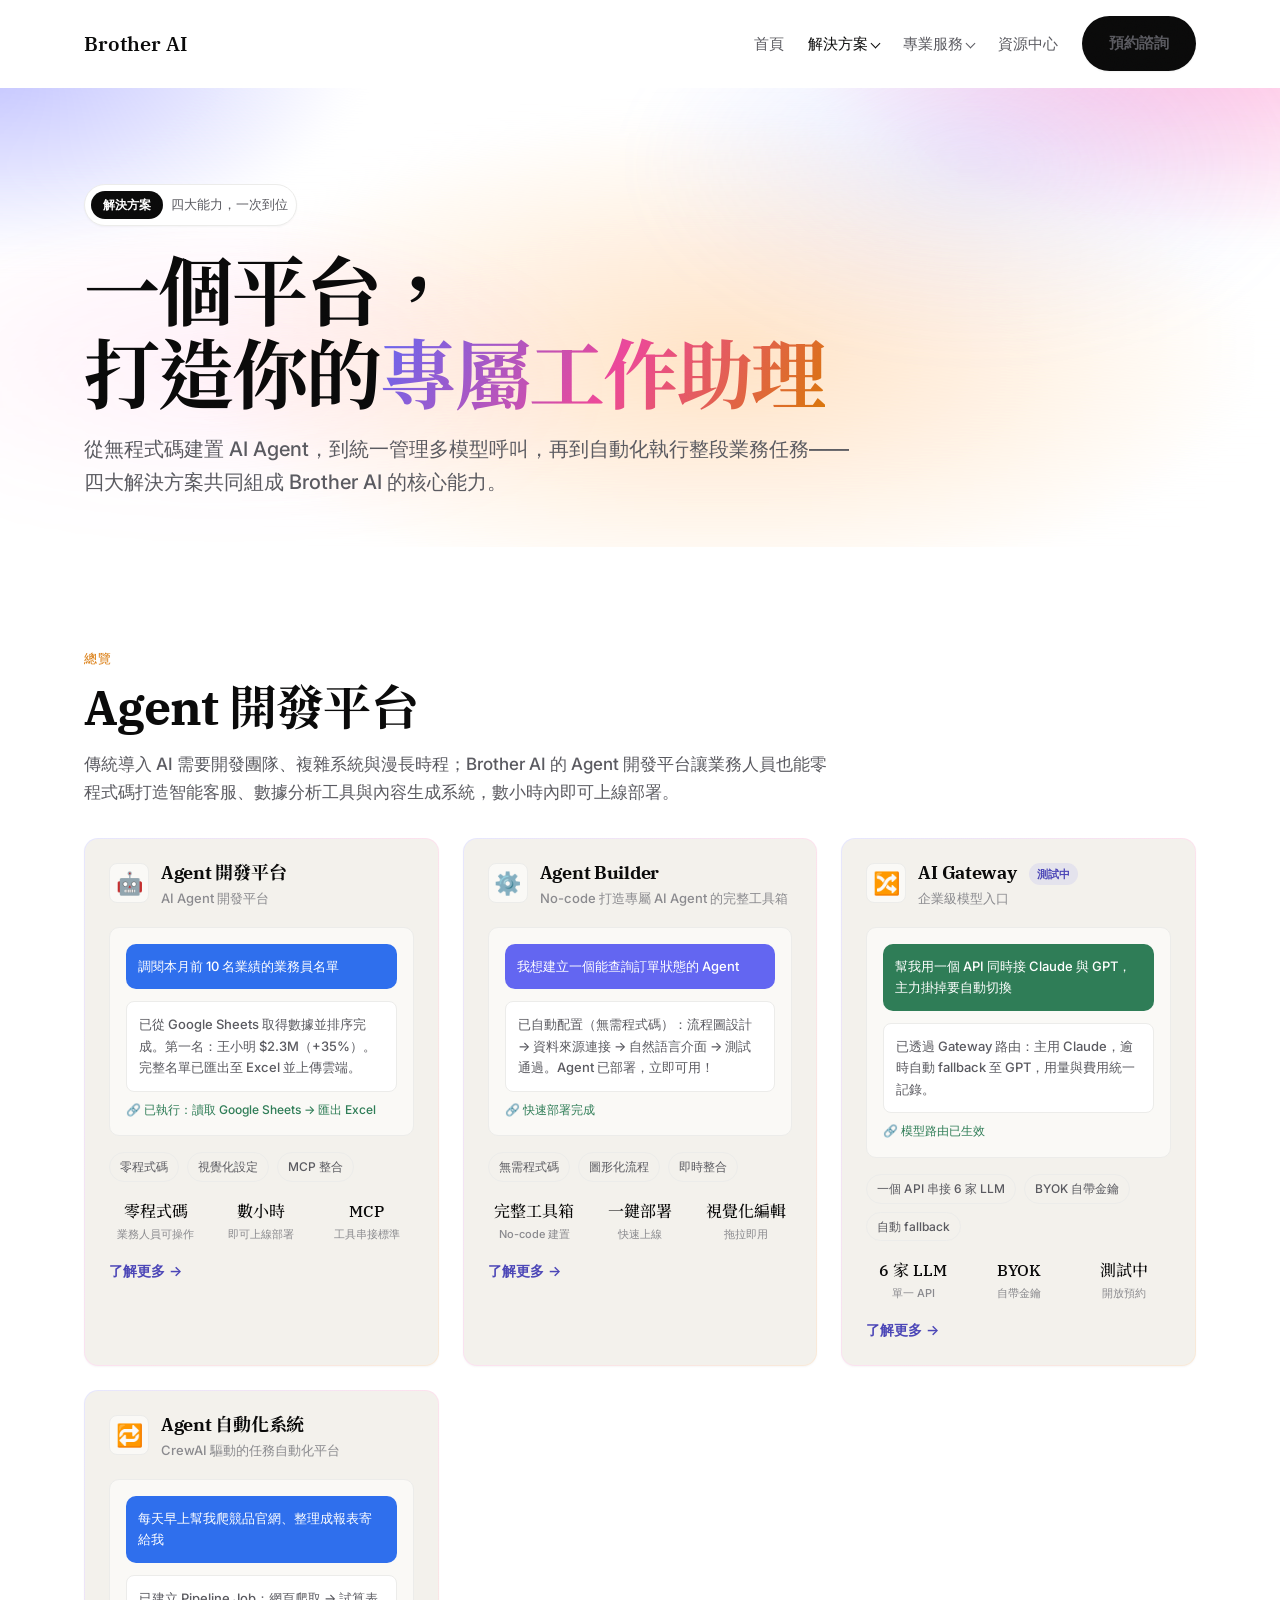
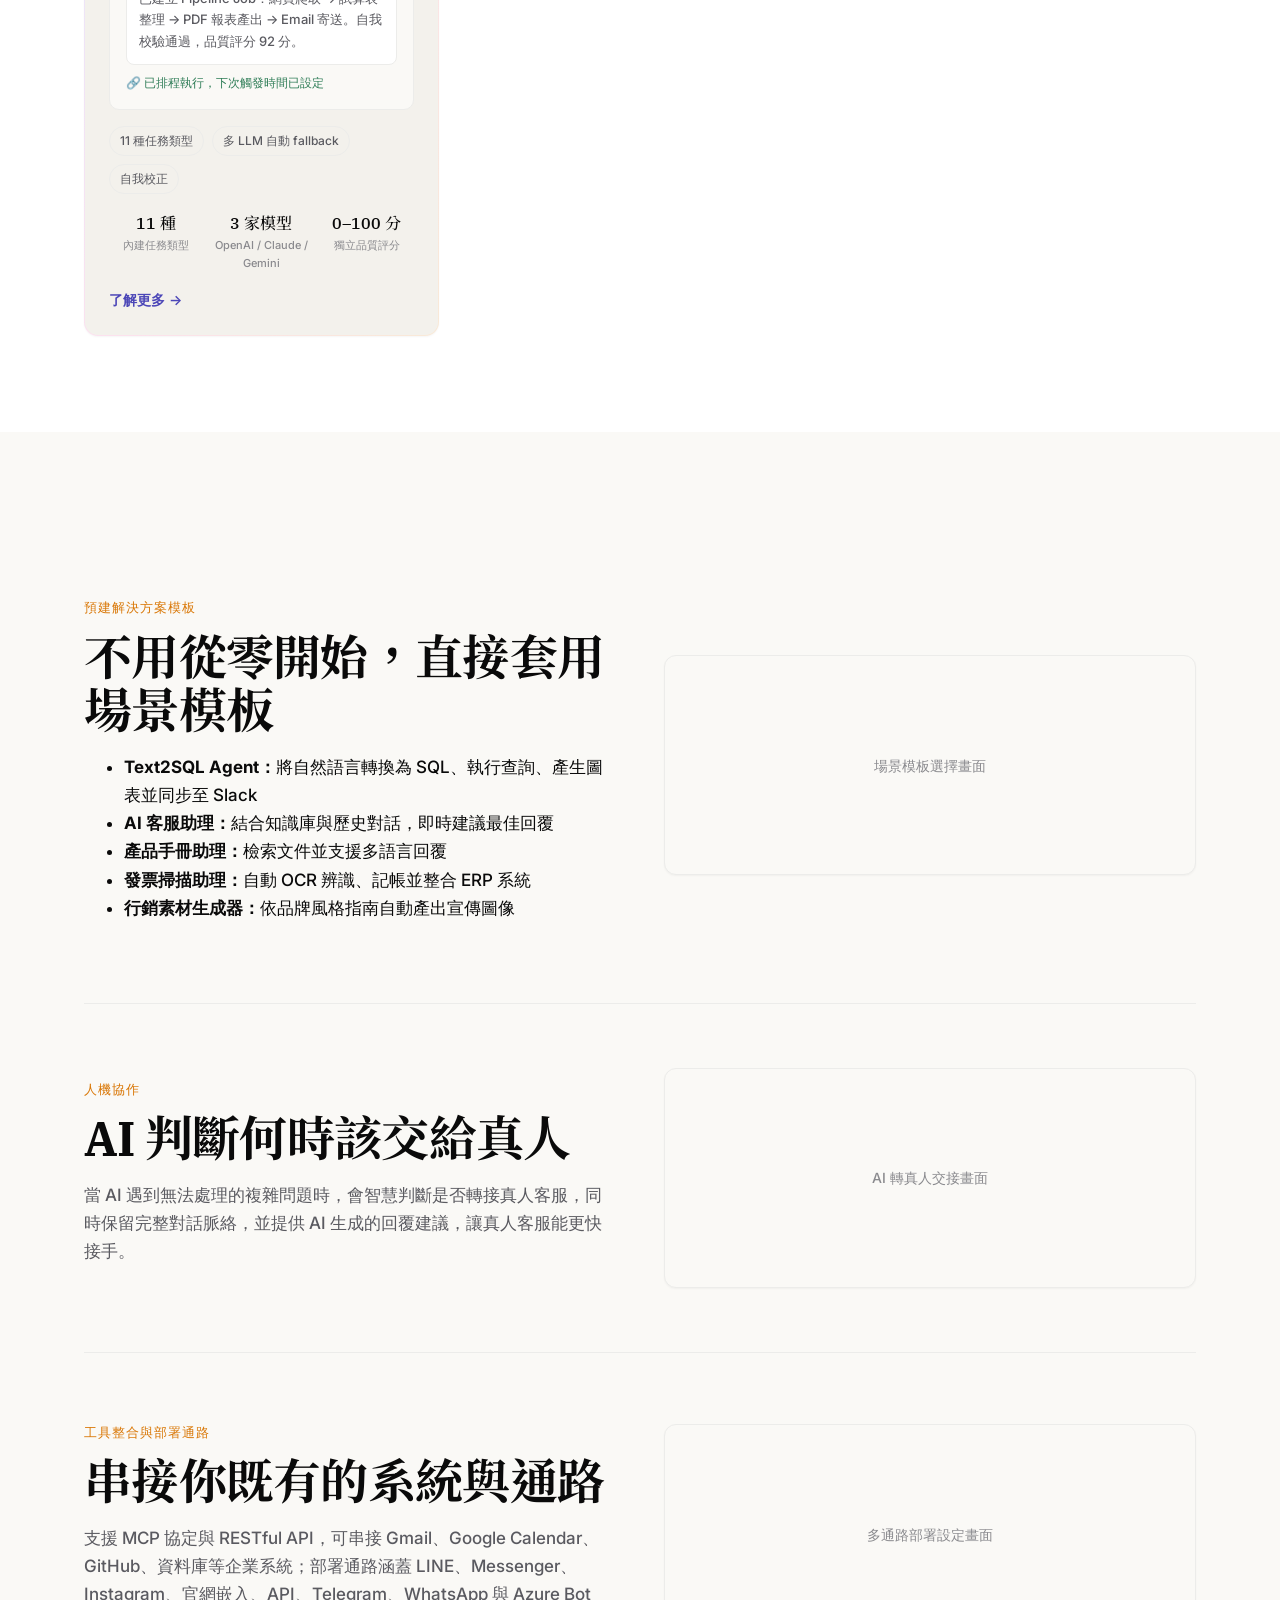
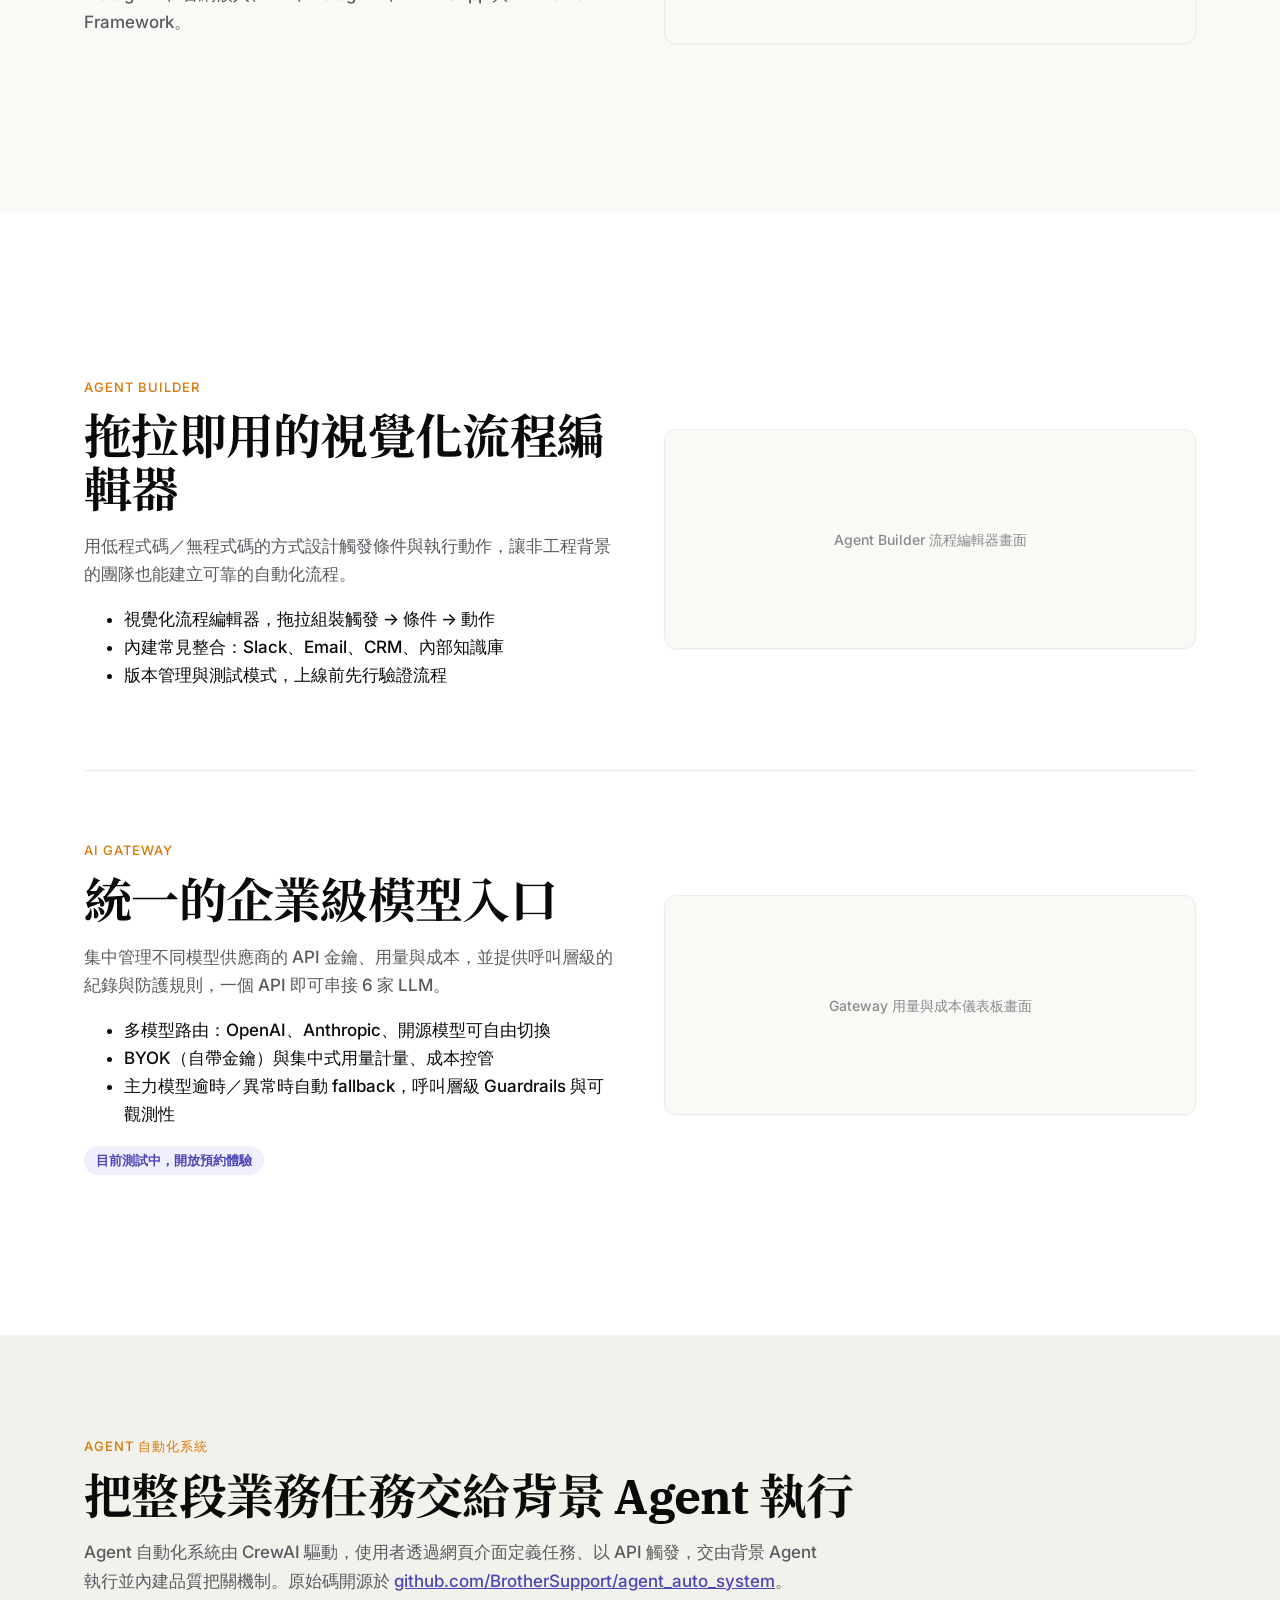
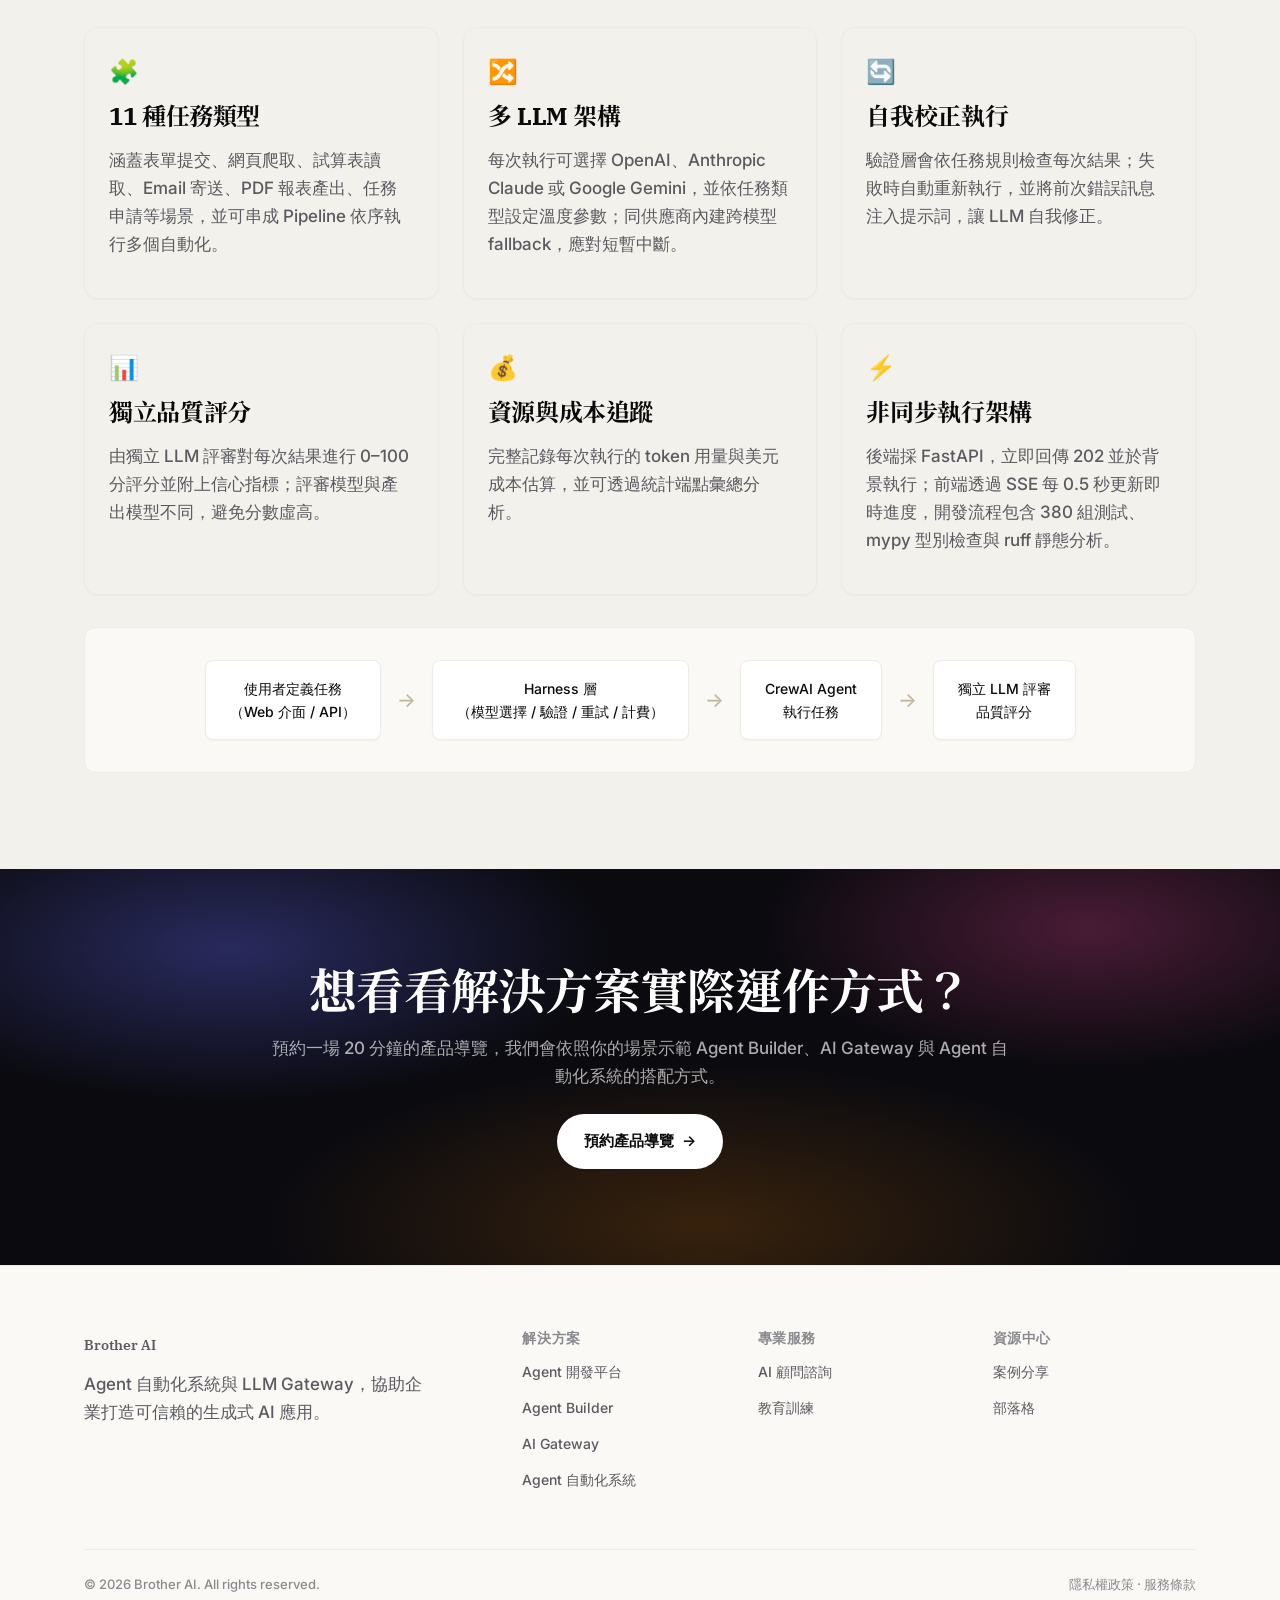
<file: solutions/index.html>
<!doctype html>
<html lang="zh-TW">
<head>
<meta charset="utf-8" />
<meta name="viewport" content="width=device-width, initial-scale=1" />
<title>解決方案 — Agent 開發平台、Agent Builder、AI Gateway | Brother AI</title>
<meta name="description" content="Agent 開發平台涵蓋 Agent Builder（no-code 打造專屬 AI Agent）、AI Gateway（企業級模型入口）與 Agent 自動化系統（CrewAI 驅動的任務自動化），四大解決方案協助企業從對話到自動化任務全面落地。" />
<link rel="preconnect" href="https://fonts.googleapis.com" />
<link href="https://fonts.googleapis.com/css2?family=IBM+Plex+Serif:wght@500;600;700&family=Inter:wght@400;500;600;700&family=Noto+Serif+TC:wght@500;600;700&display=swap" rel="stylesheet" />
<link rel="stylesheet" href="../assets/css/style.css" />
</head>
<body>

<nav class="nav">
  <div class="nav__inner">
    <a class="nav__brand" href="../index.html">Brother AI</a>
    <ul class="nav__links">
      <li><a href="../index.html">首頁</a></li>
      <li class="nav__item--dropdown">
        <a href="index.html" class="is-active">解決方案</a>
        <div class="nav__dropdown">
        <ul class="nav__dropdown-panel">
          <li><a href="#agent-platform"><span class="nav__dropdown-title">Agent 開發平台</span><span class="nav__dropdown-desc">AI Agent 開發平台總覽</span></a></li>
          <li><a href="#agent-builder"><span class="nav__dropdown-title">Agent Builder</span><span class="nav__dropdown-desc">No-code 打造專屬 AI Agent 的完整工具箱</span></a></li>
          <li><a href="#ai-gateway"><span class="nav__dropdown-title">AI Gateway</span><span class="nav__dropdown-desc">企業級模型入口（測試中）</span></a></li>
          <li><a href="#agent-auto-system"><span class="nav__dropdown-title">Agent 自動化系統</span><span class="nav__dropdown-desc">CrewAI 驅動的任務自動化系統</span></a></li>
        </ul>
        </div>
      </li>
      <li class="nav__item--dropdown">
        <a href="../services/index.html">專業服務</a>
        <div class="nav__dropdown">
        <ul class="nav__dropdown-panel">
          <li><a href="../services/index.html"><span class="nav__dropdown-title">服務總覽</span><span class="nav__dropdown-desc">AI 教育訓練與企業顧問服務完整介紹</span></a></li>
          <li><a href="../services/index.html#consulting"><span class="nav__dropdown-title">AI 顧問服務</span><span class="nav__dropdown-desc">從策略規劃到系統導入，全程專業支援</span></a></li>
          <li><a href="../services/index.html#training"><span class="nav__dropdown-title">教育訓練</span><span class="nav__dropdown-desc">MaiGPT 應用實戰、開發者與管理者培訓</span></a></li>
        </ul>
        </div>
      </li>
      <li><a href="../resources/index.html">資源中心</a></li>
      <li><a href="../services/index.html#contact" class="btn btn--primary">預約諮詢</a></li>
    </ul>
    <button class="nav__toggle" aria-label="開啟選單">☰</button>
  </div>
</nav>

<header class="hero" style="padding-bottom: var(--space-8);">
  <div class="container">
    <span class="badge-pill reveal"><span class="badge-pill__tag">解決方案</span>四大能力，一次到位</span>
    <h1>一個平台，<br />打造你的<span class="text-gradient">專屬工作助理</span></h1>
    <p class="hero__lead">從無程式碼建置 AI Agent，到統一管理多模型呼叫，再到自動化執行整段業務任務——四大解決方案共同組成 Brother AI 的核心能力。</p>
  </div>
</header>

<!-- Overview cards -->
<section class="section" id="agent-platform">
  <div class="container">
    <p class="eyebrow">總覽</p>
    <h2>Agent 開發平台</h2>
    <p class="prose">傳統導入 AI 需要開發團隊、複雜系統與漫長時程；Brother AI 的 Agent 開發平台讓業務人員也能零程式碼打造智能客服、數據分析工具與內容生成系統，數小時內即可上線部署。</p>

    <div class="grid grid--3" style="margin-top: var(--space-8);">
      <div class="card solution-card reveal">
        <div class="solution-card__head">
          <span class="solution-card__icon">🤖</span>
          <div>
            <h3 class="solution-card__title">Agent 開發平台</h3>
            <span class="solution-card__subtitle">AI Agent 開發平台</span>
          </div>
        </div>
        <div class="mock">
          <div class="mock-bubble mock-bubble--blue">調閱本月前 10 名業績的業務員名單</div>
          <div class="mock-response">已從 Google Sheets 取得數據並排序完成。第一名：王小明 $2.3M（+35%）。完整名單已匯出至 Excel 並上傳雲端。</div>
          <div class="mock-status">🔗 已執行：讀取 Google Sheets → 匯出 Excel</div>
        </div>
        <div class="tag-row">
          <span class="tag-pill">零程式碼</span>
          <span class="tag-pill">視覺化設定</span>
          <span class="tag-pill">MCP 整合</span>
        </div>
        <div class="solution-card__stats">
          <div><div class="solution-card__stat-value">零程式碼</div><div class="solution-card__stat-label">業務人員可操作</div></div>
          <div><div class="solution-card__stat-value">數小時</div><div class="solution-card__stat-label">即可上線部署</div></div>
          <div><div class="solution-card__stat-value">MCP</div><div class="solution-card__stat-label">工具串接標準</div></div>
        </div>
        <a class="solution-card__link" href="#agent-platform-detail">了解更多 →</a>
      </div>

      <div class="card solution-card reveal" id="agent-builder">
        <div class="solution-card__head">
          <span class="solution-card__icon">⚙️</span>
          <div>
            <h3 class="solution-card__title">Agent Builder</h3>
            <span class="solution-card__subtitle">No-code 打造專屬 AI Agent 的完整工具箱</span>
          </div>
        </div>
        <div class="mock">
          <div class="mock-bubble mock-bubble--purple">我想建立一個能查詢訂單狀態的 Agent</div>
          <div class="mock-response">已自動配置（無需程式碼）：流程圖設計 → 資料來源連接 → 自然語言介面 → 測試通過。Agent 已部署，立即可用！</div>
          <div class="mock-status">🔗 快速部署完成</div>
        </div>
        <div class="tag-row">
          <span class="tag-pill">無需程式碼</span>
          <span class="tag-pill">圖形化流程</span>
          <span class="tag-pill">即時整合</span>
        </div>
        <div class="solution-card__stats">
          <div><div class="solution-card__stat-value">完整工具箱</div><div class="solution-card__stat-label">No-code 建置</div></div>
          <div><div class="solution-card__stat-value">一鍵部署</div><div class="solution-card__stat-label">快速上線</div></div>
          <div><div class="solution-card__stat-value">視覺化編輯</div><div class="solution-card__stat-label">拖拉即用</div></div>
        </div>
        <a class="solution-card__link" href="#agent-builder-detail">了解更多 →</a>
      </div>

      <div class="card solution-card reveal" id="ai-gateway">
        <div class="solution-card__head">
          <span class="solution-card__icon">🔀</span>
          <div>
            <h3 class="solution-card__title">AI Gateway</h3>
            <span class="solution-card__subtitle">企業級模型入口</span>
          </div>
          <span class="solution-card__status">測試中</span>
        </div>
        <div class="mock">
          <div class="mock-bubble mock-bubble--green">幫我用一個 API 同時接 Claude 與 GPT，主力掛掉要自動切換</div>
          <div class="mock-response">已透過 Gateway 路由：主用 Claude，逾時自動 fallback 至 GPT，用量與費用統一記錄。</div>
          <div class="mock-status">🔗 模型路由已生效</div>
        </div>
        <div class="tag-row">
          <span class="tag-pill">一個 API 串接 6 家 LLM</span>
          <span class="tag-pill">BYOK 自帶金鑰</span>
          <span class="tag-pill">自動 fallback</span>
        </div>
        <div class="solution-card__stats">
          <div><div class="solution-card__stat-value">6 家 LLM</div><div class="solution-card__stat-label">單一 API</div></div>
          <div><div class="solution-card__stat-value">BYOK</div><div class="solution-card__stat-label">自帶金鑰</div></div>
          <div><div class="solution-card__stat-value">測試中</div><div class="solution-card__stat-label">開放預約</div></div>
        </div>
        <a class="solution-card__link" href="#ai-gateway-detail">了解更多 →</a>
      </div>

      <div class="card solution-card reveal" id="agent-auto-system">
        <div class="solution-card__head">
          <span class="solution-card__icon">🔁</span>
          <div>
            <h3 class="solution-card__title">Agent 自動化系統</h3>
            <span class="solution-card__subtitle">CrewAI 驅動的任務自動化平台</span>
          </div>
        </div>
        <div class="mock">
          <div class="mock-bubble mock-bubble--blue">每天早上幫我爬競品官網、整理成報表寄給我</div>
          <div class="mock-response">已建立 Pipeline Job：網頁爬取 → 試算表整理 → PDF 報表產出 → Email 寄送。自我校驗通過，品質評分 92 分。</div>
          <div class="mock-status">🔗 已排程執行，下次觸發時間已設定</div>
        </div>
        <div class="tag-row">
          <span class="tag-pill">11 種任務類型</span>
          <span class="tag-pill">多 LLM 自動 fallback</span>
          <span class="tag-pill">自我校正</span>
        </div>
        <div class="solution-card__stats">
          <div><div class="solution-card__stat-value">11 種</div><div class="solution-card__stat-label">內建任務類型</div></div>
          <div><div class="solution-card__stat-value">3 家模型</div><div class="solution-card__stat-label">OpenAI / Claude / Gemini</div></div>
          <div><div class="solution-card__stat-value">0–100 分</div><div class="solution-card__stat-label">獨立品質評分</div></div>
        </div>
        <a class="solution-card__link" href="#agent-auto-system-detail">了解更多 →</a>
      </div>
    </div>
  </div>
</section>

<!-- Agent Platform detail -->
<section class="section section--soft" id="agent-platform-detail">
  <div class="container">
    <div class="feature-row reveal">
      <div class="feature-row__text">
        <p class="eyebrow">預建解決方案模板</p>
        <h2>不用從零開始，直接套用場景模板</h2>
        <ul>
          <li><strong>Text2SQL Agent：</strong>將自然語言轉換為 SQL、執行查詢、產生圖表並同步至 Slack</li>
          <li><strong>AI 客服助理：</strong>結合知識庫與歷史對話，即時建議最佳回覆</li>
          <li><strong>產品手冊助理：</strong>檢索文件並支援多語言回覆</li>
          <li><strong>發票掃描助理：</strong>自動 OCR 辨識、記帳並整合 ERP 系統</li>
          <li><strong>行銷素材生成器：</strong>依品牌風格指南自動產出宣傳圖像</li>
        </ul>
      </div>
      <div class="feature-row__art">場景模板選擇畫面</div>
    </div>

    <div class="feature-row is-reverse reveal">
      <div class="feature-row__text">
        <p class="eyebrow">人機協作</p>
        <h2>AI 判斷何時該交給真人</h2>
        <p>當 AI 遇到無法處理的複雜問題時，會智慧判斷是否轉接真人客服，同時保留完整對話脈絡，並提供 AI 生成的回覆建議，讓真人客服能更快接手。</p>
      </div>
      <div class="feature-row__art">AI 轉真人交接畫面</div>
    </div>

    <div class="feature-row reveal">
      <div class="feature-row__text">
        <p class="eyebrow">工具整合與部署通路</p>
        <h2>串接你既有的系統與通路</h2>
        <p>支援 MCP 協定與 RESTful API，可串接 Gmail、Google Calendar、GitHub、資料庫等企業系統；部署通路涵蓋 LINE、Messenger、Instagram、官網嵌入、API、Telegram、WhatsApp 與 Azure Bot Framework。</p>
      </div>
      <div class="feature-row__art">多通路部署設定畫面</div>
    </div>
  </div>
</section>

<!-- Agent Builder + Gateway detail -->
<section class="section" id="agent-builder-detail">
  <div class="container">
    <div class="feature-row reveal">
      <div class="feature-row__text">
        <p class="eyebrow">Agent Builder</p>
        <h2>拖拉即用的視覺化流程編輯器</h2>
        <p>用低程式碼／無程式碼的方式設計觸發條件與執行動作，讓非工程背景的團隊也能建立可靠的自動化流程。</p>
        <ul>
          <li>視覺化流程編輯器，拖拉組裝觸發 → 條件 → 動作</li>
          <li>內建常見整合：Slack、Email、CRM、內部知識庫</li>
          <li>版本管理與測試模式，上線前先行驗證流程</li>
        </ul>
      </div>
      <div class="feature-row__art">Agent Builder 流程編輯器畫面</div>
    </div>

    <div class="feature-row is-reverse reveal" id="ai-gateway-detail">
      <div class="feature-row__text">
        <p class="eyebrow">AI Gateway</p>
        <h2>統一的企業級模型入口</h2>
        <p>集中管理不同模型供應商的 API 金鑰、用量與成本，並提供呼叫層級的紀錄與防護規則，一個 API 即可串接 6 家 LLM。</p>
        <ul>
          <li>多模型路由：OpenAI、Anthropic、開源模型可自由切換</li>
          <li>BYOK（自帶金鑰）與集中式用量計量、成本控管</li>
          <li>主力模型逾時／異常時自動 fallback，呼叫層級 Guardrails 與可觀測性</li>
        </ul>
        <span class="chip chip--indigo">目前測試中，開放預約體驗</span>
      </div>
      <div class="feature-row__art">Gateway 用量與成本儀表板畫面</div>
    </div>
  </div>
</section>

<!-- Agent Auto System detail -->
<section class="section section--warm" id="agent-auto-system-detail">
  <div class="container">
    <p class="eyebrow">Agent 自動化系統</p>
    <h2>把整段業務任務交給背景 Agent 執行</h2>
    <p class="prose">Agent 自動化系統由 CrewAI 驅動，使用者透過網頁介面定義任務、以 API 觸發，交由背景 Agent 執行並內建品質把關機制。原始碼開源於
      <a href="https://github.com/BrotherSupport/agent_auto_system" style="color:var(--indigo-deep); text-decoration:underline;" target="_blank" rel="noopener">github.com/BrotherSupport/agent_auto_system</a>。</p>

    <div class="grid grid--3" style="margin-top: var(--space-8);">
      <div class="card reveal">
        <div class="card__icon">🧩</div>
        <h4>11 種任務類型</h4>
        <p>涵蓋表單提交、網頁爬取、試算表讀取、Email 寄送、PDF 報表產出、任務申請等場景，並可串成 Pipeline 依序執行多個自動化。</p>
      </div>
      <div class="card reveal">
        <div class="card__icon">🔀</div>
        <h4>多 LLM 架構</h4>
        <p>每次執行可選擇 OpenAI、Anthropic Claude 或 Google Gemini，並依任務類型設定溫度參數；同供應商內建跨模型 fallback，應對短暫中斷。</p>
      </div>
      <div class="card reveal">
        <div class="card__icon">🔄</div>
        <h4>自我校正執行</h4>
        <p>驗證層會依任務規則檢查每次結果；失敗時自動重新執行，並將前次錯誤訊息注入提示詞，讓 LLM 自我修正。</p>
      </div>
      <div class="card reveal">
        <div class="card__icon">📊</div>
        <h4>獨立品質評分</h4>
        <p>由獨立 LLM 評審對每次結果進行 0–100 分評分並附上信心指標；評審模型與產出模型不同，避免分數虛高。</p>
      </div>
      <div class="card reveal">
        <div class="card__icon">💰</div>
        <h4>資源與成本追蹤</h4>
        <p>完整記錄每次執行的 token 用量與美元成本估算，並可透過統計端點彙總分析。</p>
      </div>
      <div class="card reveal">
        <div class="card__icon">⚡</div>
        <h4>非同步執行架構</h4>
        <p>後端採 FastAPI，立即回傳 202 並於背景執行；前端透過 SSE 每 0.5 秒更新即時進度，開發流程包含 380 組測試、mypy 型別檢查與 ruff 靜態分析。</p>
      </div>
    </div>

    <div class="arch reveal" style="margin-top: var(--space-8);">
      <div class="arch__node">使用者定義任務<br />（Web 介面 / API）</div>
      <span class="arch__arrow">→</span>
      <div class="arch__node">Harness 層<br />（模型選擇 / 驗證 / 重試 / 計費）</div>
      <span class="arch__arrow">→</span>
      <div class="arch__node">CrewAI Agent<br />執行任務</div>
      <span class="arch__arrow">→</span>
      <div class="arch__node">獨立 LLM 評審<br />品質評分</div>
    </div>
  </div>
</section>

<section class="section section--dark">
  <div class="container">
    <div style="text-align:center;">
      <h2>想看看解決方案實際運作方式？</h2>
      <p class="prose" style="margin:0 auto var(--space-6);">預約一場 20 分鐘的產品導覽，我們會依照你的場景示範 Agent Builder、AI Gateway 與 Agent 自動化系統的搭配方式。</p>
      <div class="btn-row" style="justify-content:center;">
        <a class="btn btn--primary" href="../services/index.html#contact">預約產品導覽 <span class="btn__arrow">→</span></a>
      </div>
    </div>
  </div>
</section>

<footer class="footer">
  <div class="container">
    <div class="footer__grid">
      <div>
        <a class="nav__brand" href="../index.html">Brother AI</a>
        <p style="margin-top:12px; max-width: 32ch;">Agent 自動化系統與 LLM Gateway，協助企業打造可信賴的生成式 AI 應用。</p>
      </div>
      <div>
        <h4>解決方案</h4>
        <ul>
          <li><a href="#agent-platform">Agent 開發平台</a></li>
          <li><a href="#agent-builder">Agent Builder</a></li>
          <li><a href="#ai-gateway">AI Gateway</a></li>
          <li><a href="#agent-auto-system">Agent 自動化系統</a></li>
        </ul>
      </div>
      <div>
        <h4>專業服務</h4>
        <ul>
          <li><a href="../services/index.html">AI 顧問諮詢</a></li>
          <li><a href="../services/index.html#training">教育訓練</a></li>
        </ul>
      </div>
      <div>
        <h4>資源中心</h4>
        <ul>
          <li><a href="../resources/index.html">案例分享</a></li>
          <li><a href="../resources/index.html">部落格</a></li>
        </ul>
      </div>
    </div>
    <div class="footer__bottom">
      <span>© 2026 Brother AI. All rights reserved.</span>
      <span>隱私權政策 · 服務條款</span>
    </div>
  </div>
</footer>

<script src="../assets/js/main.js"></script>
</body>
</html>
</file>
<file: assets/css/style.css>
/* Slima Warm Editorial — shared design tokens & components
   Spec: doc/design/slima-warm-editorial.md */

:root {
  --bg: #ffffff;
  --soft: #faf9f6;
  --warm: #f3f1ec;
  --sand: #c5b6a0;
  --line: #ececea;
  --ink: #0a0a0a;
  --muted: #5a5a60;
  --faint: #8a8a8e;

  --amber: #d97706;
  --green: #4ea87a;
  --green-deep: #2f7d57;
  --indigo: #6366f1;
  --indigo-deep: #4b46b7;
  --red: #d0463a;

  --font-serif: "IBM Plex Serif", "Noto Serif TC", Georgia, serif;
  --font-sans: "Inter", "Noto Sans TC", -apple-system, BlinkMacSystemFont, sans-serif;

  --measure: 68ch;
  --content-max: 1160px;

  --space-1: 4px;
  --space-2: 8px;
  --space-3: 12px;
  --space-4: 16px;
  --space-6: 24px;
  --space-8: 32px;
  --space-12: 48px;
  --space-16: 64px;
  --space-24: 96px;

  --shadow-rest: 0 1px 2px rgba(10, 10, 10, 0.04);
  --shadow-lift: 0 8px 24px rgba(10, 10, 10, 0.08);

  --pink: #ec4899;
  --grad-brand: linear-gradient(120deg, var(--indigo) 0%, var(--pink) 52%, var(--amber) 100%);
  --grad-brand-soft: linear-gradient(120deg, rgba(99, 102, 241, 0.16), rgba(236, 72, 153, 0.16), rgba(217, 119, 6, 0.16));
}

* { box-sizing: border-box; }

html { scroll-behavior: smooth; }

body {
  margin: 0;
  background: var(--bg);
  color: var(--ink);
  font-family: var(--font-sans);
  font-size: 17px;
  font-weight: 500;
  line-height: 1.65;
  -webkit-font-smoothing: antialiased;
}

img { max-width: 100%; display: block; }

a { color: inherit; }

h1, h2, h3, h4 {
  font-family: var(--font-serif);
  font-weight: 700;
  line-height: 1.1;
  letter-spacing: -0.015em;
  margin: 0 0 var(--space-4);
}

h1 { font-size: 76px; font-weight: 700; letter-spacing: -0.025em; }
h2 { font-size: 48px; }
h3 { font-size: 32px; }
h4 { font-size: 24px; }

p { margin: 0 0 var(--space-4); color: var(--muted); }

.container {
  max-width: var(--content-max);
  margin: 0 auto;
  padding: 0 var(--space-6);
}

.prose {
  max-width: var(--measure);
}

.section {
  padding: var(--space-24) 0;
}

.section--soft { background: var(--soft); }
.section--warm { background: var(--warm); }

.eyebrow {
  display: inline-block;
  font-family: var(--font-sans);
  font-size: 13px;
  letter-spacing: 0.08em;
  text-transform: uppercase;
  color: var(--amber);
  margin-bottom: var(--space-3);
}

/* Nav */
.nav {
  position: sticky;
  top: 0;
  z-index: 20;
  background: rgba(255, 255, 255, 0.72);
  backdrop-filter: saturate(180%) blur(14px);
  -webkit-backdrop-filter: saturate(180%) blur(14px);
  border-bottom: 1px solid transparent;
  transition: border-color 0.2s ease, background 0.2s ease, box-shadow 0.2s ease;
}

.nav.is-scrolled {
  border-bottom-color: var(--line);
  background: rgba(255, 255, 255, 0.85);
  box-shadow: 0 1px 0 rgba(10, 10, 10, 0.02), 0 12px 24px -18px rgba(10, 10, 10, 0.2);
}

.nav__inner {
  max-width: var(--content-max);
  margin: 0 auto;
  padding: var(--space-4) var(--space-6);
  display: flex;
  align-items: center;
  justify-content: space-between;
  gap: var(--space-6);
}

.nav__brand {
  font-family: var(--font-serif);
  font-size: 20px;
  font-weight: 600;
  text-decoration: none;
  color: var(--ink);
}

.nav__links {
  display: flex;
  align-items: center;
  gap: var(--space-6);
  list-style: none;
  margin: 0;
  padding: 0;
}

.nav__links a {
  text-decoration: none;
  font-size: 15px;
  color: var(--muted);
}

.nav__links a:hover, .nav__links a.is-active {
  color: var(--ink);
}

.nav__toggle {
  display: none;
  background: none;
  border: none;
  font-size: 24px;
  cursor: pointer;
  color: var(--ink);
}

@media (max-width: 760px) {
  .nav__links {
    position: absolute;
    top: 100%;
    left: 0;
    right: 0;
    background: var(--bg);
    border-bottom: 1px solid var(--line);
    flex-direction: column;
    align-items: flex-start;
    padding: var(--space-4) var(--space-6);
    gap: var(--space-4);
    display: none;
  }
  .nav__links.is-open { display: flex; }
  .nav__toggle { display: block; }
}

/* Nav dropdown ("解決方案" / "專業服務") */
.nav__item--dropdown {
  position: relative;
}

.nav__item--dropdown > a {
  display: inline-flex;
  align-items: center;
  gap: 4px;
  cursor: pointer;
}

.nav__item--dropdown > a::after {
  content: "";
  width: 6px;
  height: 6px;
  border-right: 1.5px solid currentColor;
  border-bottom: 1.5px solid currentColor;
  transform: rotate(45deg);
  transition: transform 0.15s ease;
  margin-top: -3px;
}

.nav__item--dropdown.is-open > a::after {
  transform: rotate(-135deg);
  margin-top: 3px;
}

.nav__dropdown {
  display: none;
  position: absolute;
  /* top: 100% (no gap) + padding-top keeps the visual gap without a
     hover dead zone — the padding is still part of the hoverable box. */
  top: 100%;
  left: 50%;
  transform: translateX(-50%);
  padding-top: var(--space-4);
  width: 320px;
  list-style: none;
}

.nav__dropdown-panel {
  background: var(--bg);
  border: 1px solid var(--line);
  border-radius: 12px;
  box-shadow: var(--shadow-lift);
  padding: var(--space-4);
}

@media (min-width: 761px) {
  .nav__item--dropdown:hover .nav__dropdown,
  .nav__item--dropdown.is-open .nav__dropdown {
    display: block;
  }
}

.nav__dropdown-panel li + li { margin-top: var(--space-3); }

.nav__dropdown a {
  display: block;
  padding: var(--space-2) var(--space-3);
  border-radius: 8px;
  text-decoration: none;
}

.nav__dropdown a:hover { background: var(--soft); }

.nav__dropdown-title {
  font-family: var(--font-sans);
  font-weight: 600;
  font-size: 15px;
  color: var(--ink);
  margin-bottom: 2px;
}

.nav__dropdown-desc {
  font-size: 13px;
  color: var(--faint);
  line-height: 1.4;
}

@media (max-width: 760px) {
  .nav__dropdown {
    display: none;
    position: static;
    transform: none;
    width: auto;
    padding-top: var(--space-2);
  }
  .nav__dropdown-panel {
    box-shadow: none;
    border: none;
    background: var(--soft);
  }
  .nav__item--dropdown.is-open .nav__dropdown { display: block; }
}

/* Buttons */
.btn {
  display: inline-flex;
  align-items: center;
  justify-content: center;
  gap: var(--space-2);
  padding: 14px 26px;
  border-radius: 999px;
  font-size: 15px;
  font-weight: 600;
  text-decoration: none;
  border: 1px solid transparent;
  cursor: pointer;
  transition: transform 0.2s cubic-bezier(0.2, 0.8, 0.2, 1), box-shadow 0.2s ease, opacity 0.15s ease;
}

.btn:hover {
  opacity: 0.96;
  transform: translateY(-2px);
}

.btn:active { transform: translateY(0); }

.btn--primary {
  background: var(--ink);
  color: #fff;
  box-shadow: 0 1px 2px rgba(10, 10, 10, 0.05);
}

.btn--primary:hover {
  box-shadow: 0 12px 24px rgba(10, 10, 10, 0.18);
}

.btn--amber {
  background: var(--amber);
  color: #fff;
  box-shadow: 0 8px 20px rgba(217, 119, 6, 0.25);
}

.btn--ghost {
  background: var(--bg);
  color: var(--ink);
  border-color: var(--line);
}

.btn--ghost:hover {
  box-shadow: 0 8px 20px rgba(10, 10, 10, 0.08);
}

.btn__arrow {
  display: inline-block;
  transition: transform 0.2s ease;
}

.btn:hover .btn__arrow { transform: translateX(3px); }

.btn-row {
  display: flex;
  gap: var(--space-4);
  flex-wrap: wrap;
}

/* Badge pill (eyebrow-style callout above hero headlines) */
.badge-pill {
  display: inline-flex;
  align-items: center;
  gap: var(--space-2);
  padding: 6px 8px 6px 6px;
  border-radius: 999px;
  background: var(--bg);
  border: 1px solid var(--line);
  box-shadow: var(--shadow-rest);
  font-size: 13px;
  color: var(--muted);
  margin-bottom: var(--space-6);
}

.badge-pill__tag {
  background: var(--ink);
  color: #fff;
  font-size: 12px;
  font-weight: 600;
  padding: 4px 12px;
  border-radius: 999px;
}

/* Hero */
.hero {
  position: relative;
  padding: var(--space-24) 0 var(--space-16);
  overflow: hidden;
  isolation: isolate;
}

.hero::before,
.hero::after {
  content: "";
  position: absolute;
  inset: -25% -15% auto -15%;
  height: 140%;
  z-index: -1;
  filter: blur(14px) saturate(135%);
}

.hero::before {
  background:
    radial-gradient(36% 50% at 10% 12%, rgba(99, 102, 241, 0.42), transparent 65%),
    radial-gradient(40% 55% at 85% 6%, rgba(236, 72, 153, 0.36), transparent 65%),
    radial-gradient(46% 55% at 55% 60%, rgba(244, 184, 128, 0.38), transparent 70%),
    linear-gradient(180deg, transparent 0%, var(--bg) 94%);
  animation: heroDrift 18s ease-in-out infinite;
}

.hero::after {
  mix-blend-mode: soft-light;
  opacity: 0.7;
  background:
    radial-gradient(30% 45% at 70% 30%, rgba(129, 140, 248, 0.35), transparent 70%),
    radial-gradient(34% 40% at 25% 65%, rgba(236, 72, 153, 0.3), transparent 70%);
  animation: heroDrift 22s ease-in-out infinite reverse;
}

@keyframes heroDrift {
  0%, 100% { transform: translate3d(0, 0, 0) rotate(0deg) scale(1); }
  33% { transform: translate3d(2%, -3%, 0) rotate(2deg) scale(1.04); }
  66% { transform: translate3d(-2%, 2%, 0) rotate(-2deg) scale(1.02); }
}

@media (prefers-reduced-motion: reduce) {
  .hero::before, .hero::after { animation: none; }
}

.hero__eyebrow { margin-bottom: var(--space-3); }

.hero__lead {
  font-size: 20px;
  font-weight: 500;
  max-width: 60ch;
}

.hero__art {
  margin-top: var(--space-12);
  border: 1px solid var(--line);
  border-radius: 16px;
  background: var(--warm);
  box-shadow: 0 24px 60px rgba(10, 10, 10, 0.12);
  overflow: hidden;
}

.hero__art img { width: 100%; }

/* Logo strip */
.logo-strip {
  display: flex;
  flex-wrap: wrap;
  gap: var(--space-8);
  align-items: center;
  justify-content: center;
  color: var(--faint);
  font-size: 14px;
  letter-spacing: 0.04em;
}

/* Grid */
.grid {
  display: grid;
  gap: var(--space-6);
}

.grid--2 { grid-template-columns: repeat(2, 1fr); }
.grid--3 { grid-template-columns: repeat(3, 1fr); }
.grid--4 { grid-template-columns: repeat(4, 1fr); }

@media (max-width: 900px) {
  .grid--2, .grid--3, .grid--4 { grid-template-columns: 1fr; }
  h1 { font-size: 44px; }
  h2 { font-size: 32px; }
}

/* Cards */
.card {
  background: var(--warm);
  border: 1px solid var(--line);
  border-radius: 14px;
  padding: var(--space-6);
  box-shadow: var(--shadow-rest);
  transition: box-shadow 0.25s cubic-bezier(0.2, 0.8, 0.2, 1), transform 0.25s cubic-bezier(0.2, 0.8, 0.2, 1), border-color 0.25s ease;
}

.card:hover {
  box-shadow: 0 20px 40px -12px rgba(10, 10, 10, 0.16);
  transform: translateY(-4px);
  border-color: rgba(10, 10, 10, 0.08);
}

.card__icon {
  font-size: 24px;
  margin-bottom: var(--space-3);
}

/* Feature row (alternating text/screenshot) */
.feature-row {
  display: grid;
  grid-template-columns: 1fr 1fr;
  gap: var(--space-12);
  align-items: center;
  padding: var(--space-16) 0;
  border-bottom: 1px solid var(--line);
}

.feature-row:last-child { border-bottom: none; }

.feature-row.is-reverse .feature-row__art { order: 2; }
.feature-row.is-reverse .feature-row__text { order: 1; }

@media (max-width: 900px) {
  .feature-row, .feature-row.is-reverse {
    grid-template-columns: 1fr;
  }
  .feature-row .feature-row__art,
  .feature-row.is-reverse .feature-row__art,
  .feature-row .feature-row__text,
  .feature-row.is-reverse .feature-row__text {
    order: initial;
  }
}

.feature-row__art {
  background: var(--soft);
  border: 1px solid var(--line);
  border-radius: 12px;
  min-height: 220px;
  display: flex;
  align-items: center;
  justify-content: center;
  color: var(--faint);
  font-size: 14px;
  box-shadow: var(--shadow-rest);
}

/* Chips (consistency / annotation) */
.chip {
  display: inline-flex;
  align-items: center;
  gap: 6px;
  padding: 4px 12px;
  border-radius: 999px;
  font-size: 13px;
  font-weight: 600;
}

.chip--green { background: rgba(78, 168, 122, 0.12); color: var(--green-deep); }
.chip--red { background: rgba(208, 70, 58, 0.1); color: var(--red); }
.chip--indigo { background: rgba(99, 102, 241, 0.1); color: var(--indigo-deep); }

/* Stat */
.stat__value {
  font-family: var(--font-serif);
  font-size: 40px;
  background: var(--grad-brand);
  -webkit-background-clip: text;
  background-clip: text;
  color: transparent;
}

.stat__label {
  font-size: 14px;
  color: var(--faint);
}

/* Divider rule (sand) */
.rule {
  width: 48px;
  height: 2px;
  background: var(--sand);
  border: none;
  margin: var(--space-6) 0;
}

/* Blockquote / testimonial */
.testimonial {
  font-family: var(--font-serif);
  font-size: 22px;
  color: var(--ink);
  max-width: 60ch;
  margin: 0 auto var(--space-4);
}

.testimonial__attr {
  font-family: var(--font-sans);
  font-size: 14px;
  color: var(--faint);
}

/* FAQ */
.faq-item {
  border-bottom: 1px solid var(--line);
  padding: var(--space-4) 0;
}

.faq-item summary {
  cursor: pointer;
  font-family: var(--font-serif);
  font-size: 18px;
  list-style: none;
  display: flex;
  justify-content: space-between;
  align-items: center;
}

.faq-item summary::-webkit-details-marker { display: none; }

.faq-item summary::after {
  content: "+";
  color: var(--amber);
  font-size: 20px;
}

.faq-item[open] summary::after { content: "\2212"; }

.faq-item p { margin-top: var(--space-3); }

/* Form */
.form-field {
  margin-bottom: var(--space-4);
}

.form-field label {
  display: block;
  font-size: 14px;
  margin-bottom: var(--space-2);
  color: var(--muted);
}

.form-field input,
.form-field textarea {
  width: 100%;
  padding: 12px 14px;
  border: 1px solid var(--line);
  border-radius: 8px;
  background: var(--soft);
  font-family: var(--font-sans);
  font-size: 15px;
  color: var(--ink);
}

.form-field input:focus,
.form-field textarea:focus {
  outline: none;
  border-color: var(--ink);
  box-shadow: 0 0 0 2px rgba(10, 10, 10, 0.08);
}

.form-note {
  font-size: 13px;
  color: var(--faint);
}

.form-success {
  display: none;
  background: rgba(78, 168, 122, 0.12);
  color: var(--green-deep);
  border-radius: 8px;
  padding: var(--space-4);
  font-size: 14px;
}

.form-success.is-visible { display: block; }

/* Post card / resource list */
.post-card {
  display: block;
  text-decoration: none;
  color: inherit;
}

.post-card__tag {
  font-size: 13px;
  color: var(--indigo-deep);
  text-transform: uppercase;
  letter-spacing: 0.04em;
}

.post-card__meta {
  font-size: 13px;
  color: var(--faint);
}

/* Footer */
.footer {
  background: var(--soft);
  border-top: 1px solid var(--line);
  padding: var(--space-16) 0 var(--space-8);
}

.footer__grid {
  display: grid;
  grid-template-columns: 2fr repeat(3, 1fr);
  gap: var(--space-8);
}

@media (max-width: 900px) {
  .footer__grid { grid-template-columns: repeat(2, 1fr); }
}

.footer h4 {
  font-family: var(--font-sans);
  font-size: 14px;
  text-transform: uppercase;
  letter-spacing: 0.04em;
  color: var(--faint);
  margin-bottom: var(--space-3);
}

.footer ul {
  list-style: none;
  margin: 0;
  padding: 0;
}

.footer li { margin-bottom: var(--space-2); }

.footer a {
  text-decoration: none;
  color: var(--muted);
  font-size: 14px;
}

.footer a:hover { color: var(--ink); }

.footer__bottom {
  margin-top: var(--space-12);
  padding-top: var(--space-6);
  border-top: 1px solid var(--line);
  display: flex;
  justify-content: space-between;
  flex-wrap: wrap;
  gap: var(--space-4);
  font-size: 13px;
  color: var(--faint);
}

/* Reveal animation */
.reveal {
  opacity: 0;
  transform: translateY(12px);
  transition: opacity 0.4s ease, transform 0.4s ease;
}

.reveal.is-visible {
  opacity: 1;
  transform: translateY(0);
}

@media (prefers-reduced-motion: reduce) {
  .reveal { opacity: 1; transform: none; transition: none; }
  html { scroll-behavior: auto; }
}

/* Tables (service tiers / comparison matrix) */
.table-wrap {
  overflow-x: auto;
  border: 1px solid var(--line);
  border-radius: 12px;
  background: var(--bg);
}

.table {
  width: 100%;
  border-collapse: collapse;
  min-width: 640px;
  font-size: 15px;
}

.table th, .table td {
  text-align: left;
  padding: var(--space-4);
  border-bottom: 1px solid var(--line);
  vertical-align: top;
}

.table thead th {
  font-family: var(--font-sans);
  font-size: 13px;
  text-transform: uppercase;
  letter-spacing: 0.04em;
  color: var(--faint);
  background: var(--soft);
}

.table tbody tr:last-child td { border-bottom: none; }

.table tbody tr.is-recommended { background: rgba(217, 119, 6, 0.05); }

.table td strong, .table th strong { color: var(--ink); }

/* Tier / pricing card */
.tier-card {
  display: flex;
  flex-direction: column;
  height: 100%;
}

.tier-card__price {
  font-family: var(--font-serif);
  font-size: 28px;
  margin: var(--space-2) 0 var(--space-3);
}

.tier-card ul {
  margin: var(--space-3) 0;
  padding-left: 18px;
  color: var(--muted);
  font-size: 14px;
}

.tier-card li { margin-bottom: 6px; }

.tier-card--featured {
  border-color: var(--amber);
  box-shadow: var(--shadow-lift);
}

/* Guarantee badges */
.badge-row {
  display: flex;
  gap: var(--space-4);
  flex-wrap: wrap;
}

.badge {
  display: inline-flex;
  align-items: center;
  gap: 6px;
  padding: 6px 14px;
  border-radius: 999px;
  background: var(--warm);
  border: 1px solid var(--line);
  font-size: 13px;
  color: var(--muted);
}

/* Deployment badge (architecture diagram helper) */
.arch {
  display: flex;
  align-items: center;
  justify-content: center;
  gap: var(--space-4);
  flex-wrap: wrap;
  padding: var(--space-8);
  background: var(--soft);
  border: 1px solid var(--line);
  border-radius: 12px;
}

.arch__node {
  background: var(--bg);
  border: 1px solid var(--line);
  border-radius: 8px;
  padding: var(--space-4) var(--space-6);
  text-align: center;
  font-size: 14px;
  box-shadow: var(--shadow-rest);
}

.arch__arrow {
  color: var(--sand);
  font-size: 20px;
}

/* Solution cards ("解決方案" overview grid) */
.solution-card {
  display: flex;
  flex-direction: column;
  gap: var(--space-4);
}

.solution-card__head {
  display: flex;
  align-items: flex-start;
  gap: var(--space-3);
}

.solution-card__icon {
  font-size: 22px;
  width: 40px;
  height: 40px;
  display: flex;
  align-items: center;
  justify-content: center;
  background: var(--soft);
  border: 1px solid var(--line);
  border-radius: 8px;
  flex-shrink: 0;
}

.solution-card__title {
  font-family: var(--font-serif);
  font-size: 18px;
  margin: 0;
}

.solution-card__subtitle {
  font-size: 13px;
  color: var(--faint);
}

.solution-card__status {
  font-size: 11px;
  padding: 2px 8px;
  border-radius: 999px;
  background: rgba(99, 102, 241, 0.1);
  color: var(--indigo-deep);
  font-weight: 600;
  white-space: nowrap;
}

.mock {
  background: var(--soft);
  border: 1px solid var(--line);
  border-radius: 10px;
  padding: var(--space-4);
  font-size: 13px;
}

.mock-bubble {
  border-radius: 10px;
  padding: var(--space-3);
  margin-bottom: var(--space-3);
  color: #fff;
  font-weight: 500;
}

.mock-bubble--blue { background: #2f6fed; }
.mock-bubble--purple { background: var(--indigo); }
.mock-bubble--green { background: var(--green-deep); }

.mock-response {
  background: var(--bg);
  border: 1px solid var(--line);
  border-radius: 8px;
  padding: var(--space-3);
  color: var(--muted);
  margin-bottom: var(--space-2);
}

.mock-status {
  font-size: 12px;
  color: var(--green-deep);
}

.tag-row {
  display: flex;
  flex-wrap: wrap;
  gap: var(--space-2);
}

.tag-pill {
  font-size: 12px;
  padding: 4px 10px;
  border-radius: 999px;
  background: var(--warm);
  border: 1px solid var(--line);
  color: var(--muted);
}

.solution-card__stats {
  display: grid;
  grid-template-columns: repeat(3, 1fr);
  gap: var(--space-3);
  text-align: center;
}

.solution-card__stat-value {
  font-family: var(--font-serif);
  font-size: 16px;
  color: var(--ink);
}

.solution-card__stat-label {
  font-size: 11px;
  color: var(--faint);
}

.solution-card__link {
  font-size: 14px;
  font-weight: 600;
  color: var(--indigo-deep);
  text-decoration: none;
}

.solution-card__link:hover { text-decoration: underline; }

/* Gradient text utility */
.text-gradient {
  background: var(--grad-brand);
  -webkit-background-clip: text;
  background-clip: text;
  color: transparent;
}

/* Gradient-border glow treatment for solution cards */
.solution-card {
  position: relative;
  border-color: transparent;
  background:
    linear-gradient(var(--warm), var(--warm)) padding-box,
    var(--grad-brand-soft) border-box;
  border: 1px solid transparent;
}

.solution-card::before {
  content: "";
  position: absolute;
  inset: -1px;
  border-radius: inherit;
  padding: 1px;
  background: var(--grad-brand);
  opacity: 0;
  -webkit-mask: linear-gradient(#fff 0 0) content-box, linear-gradient(#fff 0 0);
  -webkit-mask-composite: xor;
  mask-composite: exclude;
  transition: opacity 0.25s ease;
  pointer-events: none;
}

.solution-card:hover::before { opacity: 1; }

.solution-card:hover {
  box-shadow: 0 24px 48px -16px rgba(99, 102, 241, 0.28);
}

/* Dark contrast section — bold, high-impact CTA / stat bands */
.section--dark {
  position: relative;
  background: #0a0a0f;
  color: rgba(255, 255, 255, 0.92);
  overflow: hidden;
  isolation: isolate;
}

.section--dark::before {
  content: "";
  position: absolute;
  inset: 0;
  z-index: -1;
  background:
    radial-gradient(46% 60% at 18% 20%, rgba(99, 102, 241, 0.35), transparent 65%),
    radial-gradient(40% 55% at 85% 15%, rgba(236, 72, 153, 0.28), transparent 65%),
    radial-gradient(50% 60% at 55% 90%, rgba(217, 119, 6, 0.22), transparent 70%);
}

.section--dark h2, .section--dark h3, .section--dark h4 { color: #fff; }
.section--dark p { color: rgba(255, 255, 255, 0.66); }
.section--dark .eyebrow { color: var(--pink); }

.section--dark .card {
  background: rgba(255, 255, 255, 0.06);
  border-color: rgba(255, 255, 255, 0.12);
}

.section--dark .card p { color: rgba(255, 255, 255, 0.6); }

.section--dark .btn--ghost {
  background: rgba(255, 255, 255, 0.08);
  color: #fff;
  border-color: rgba(255, 255, 255, 0.2);
}

.section--dark .btn--primary {
  background: #fff;
  color: var(--ink);
}

.section--dark .testimonial { color: #fff; }
.section--dark .testimonial__attr { color: rgba(255, 255, 255, 0.5); }

/* Subtle grain texture overlay for a less flat, more premium surface */
body::after {
  content: "";
  position: fixed;
  inset: 0;
  z-index: 999;
  pointer-events: none;
  opacity: 0.035;
  mix-blend-mode: overlay;
  background-image: url("data:image/svg+xml;utf8,<svg xmlns='http://www.w3.org/2000/svg' width='120' height='120'><filter id='n'><feTurbulence type='fractalNoise' baseFrequency='0.9' numOctaves='2' stitchTiles='stitch'/></filter><rect width='100%25' height='100%25' filter='url(%23n)'/></svg>");
}
</file>
